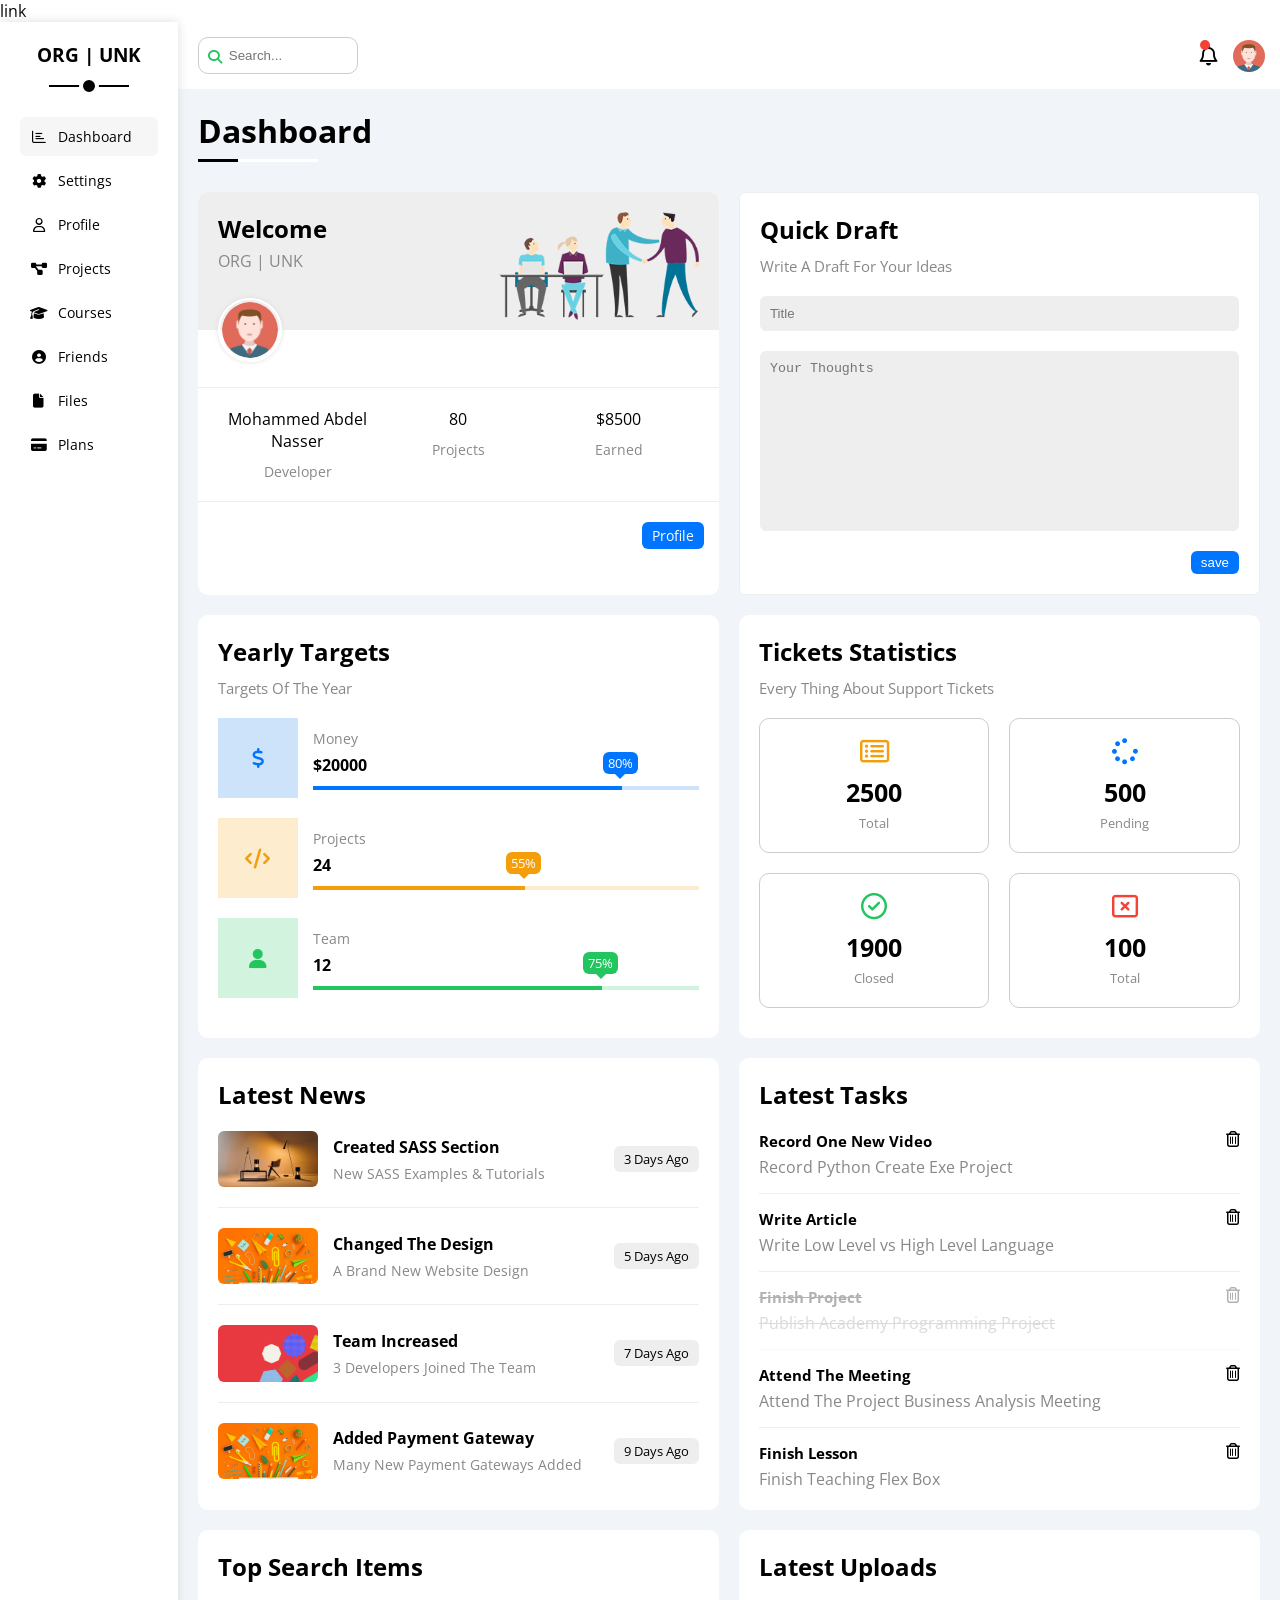
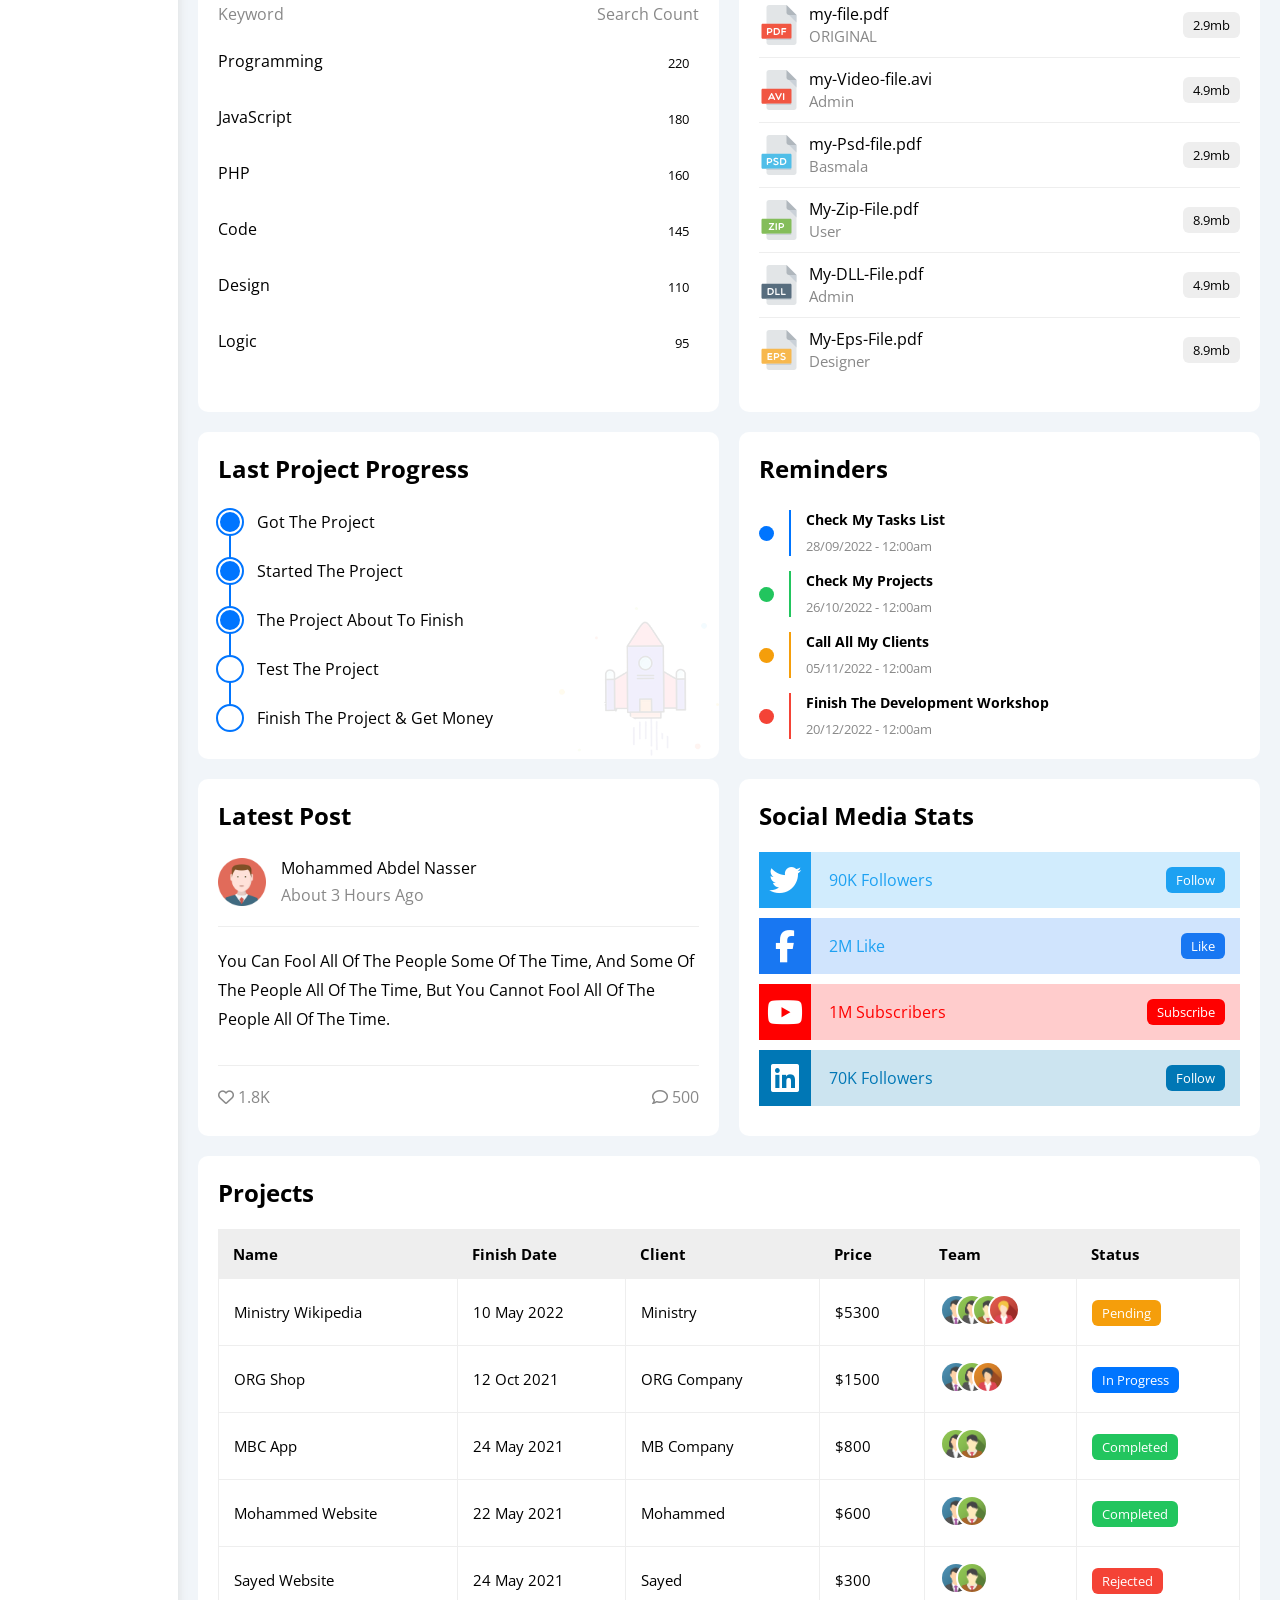
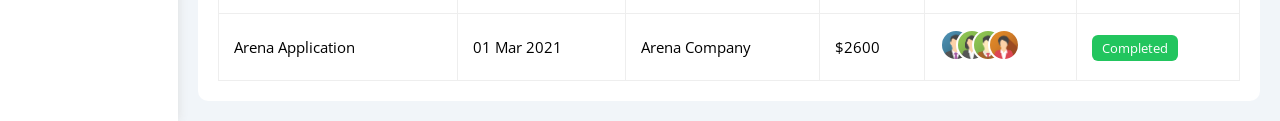
<file: index.html>
<!doctype html>
<html lang="en">
  <head>
    <meta charset="UTF-8" />
    <meta name="viewport" content="width=device-width, initial-scale=1.0" />
    <link rel="stylesheet" href="css/all.min.css" />
    <link rel="stylesheet" href="css/framework.css" />
    <link rel="stylesheet" href="css/main.css" />
    <link rel="icon" href="imgs/dashboard.png" type="image/png" />
    <title>ORG | UNK => Home</title>
    link
    <link rel="preconnect" href="https://fonts.googleapis.com" />
    <link rel="preconnect" href="https://fonts.gstatic.com" crossorigin />
    <link
      href="https://fonts.googleapis.com/css2?family=Open+Sans:wght@300;500&display=swap"
      rel="stylesheet"
    />
  </head>

  <body>
    <div class="page d-flex">
      <div class="sidebar bg-white p-20 p-relative">
        <h3 class="p-relative txt-c mt-0">ORG | UNK</h3>
        <ul>
          <li>
            <a
              class="active d-flex align-center fs-14 c-black rad-6 p-10"
              href="index.html"
            >
              <i class="fa-regular fa-chart-bar fa-fw"></i>
              <span>Dashboard</span>
            </a>
          </li>
          <li>
            <a
              class="d-flex align-center fs-14 c-black rad-6 p-10"
              href="setting.html"
            >
              <i class="fa-solid fa-gear fa-fw"></i>
              <span>Settings</span>
            </a>
          </li>
          <li>
            <a
              class="d-flex align-center fs-14 c-black rad-6 p-10"
              href="profile.html"
            >
              <i class="fa-regular fa-user fa-fw"></i>
              <span>Profile</span>
            </a>
          </li>
          <li>
            <a
              class="d-flex align-center fs-14 c-black rad-6 p-10"
              href="projects.html"
            >
              <i class="fa-solid fa-diagram-project fa-fw"></i>
              <span>Projects</span>
            </a>
          </li>
          <li>
            <a
              class="d-flex align-center fs-14 c-black rad-6 p-10"
              href="courses.html"
            >
              <i class="fa-solid fa-graduation-cap fa-fw"></i>
              <span>Courses</span>
            </a>
          </li>
          <li>
            <a
              class="d-flex align-center fs-14 c-black rad-6 p-10"
              href="friends.html"
            >
              <i class="fa-solid fa-circle-user fa-fw"></i>
              <span>Friends</span>
            </a>
          </li>
          <li>
            <a
              class="d-flex align-center fs-14 c-black rad-6 p-10"
              href="files.html"
            >
              <i class="fa-solid fa-file fa-fw"></i>
              <span>Files</span>
            </a>
          </li>
          <li>
            <a
              class="d-flex align-center fs-14 c-black rad-6 p-10"
              href="plans.html"
            >
              <i class="fa-solid fa-credit-card fa-fw"></i>
              <span>Plans</span>
            </a>
          </li>
        </ul>
      </div>
      <div class="content w-full">
        <!--* Head -->
        <div class="head bg-white p-15 between-flex">
          <div class="search p-relative">
            <input class="p-10" type="search" placeholder="Search..." />
          </div>
          <div class="icons d-flex align-center">
            <span class="notification p-relative">
              <i class="fa-regular fa-bell fa-lg"></i>
            </span>
            <img src="imgs/avatar.png" alt="Done" />
          </div>
        </div>
        <h1 class="p-relative">Dashboard</h1>
        <div class="wrapper d-grid gap-20">
          <!-- Welcome -->
          <div class="welcome bg-white rad-10 txt-c-mobile block-mobile">
            <div class="intro p-20 d-flex space-between bg-eee">
              <div>
                <h2 class="m-0">Welcome</h2>
                <p class="c-grey mt-5">ORG | UNK</p>
              </div>
              <img class="hide-mobile" src="imgs/welcome.png" alt="" />
            </div>
            <img src="imgs/avatar.png" alt="" class="avatar" />
            <div class="body txt-c d-flex p-20 mt-20 mb-20 block-mobile">
              <div>
                Mohammed Abdel Nasser<span class="d-block c-grey fs-14 mt-10"
                  >Developer</span
                >
              </div>
              <div>
                80<span class="d-block c-grey fs-14 mt-10">Projects</span>
              </div>
              <div>
                $8500<span class="d-block c-grey fs-14 mt-10">Earned</span>
              </div>
            </div>
            <a
              href="profile.html"
              class="visit d-block fs-14 bg-blue c-white w-fit btn-shape"
              >Profile</a
            >
          </div>
          <!-- Quick Draft -->
          <div class="quick-draft p-20 bg-white rad-10">
            <h2 class="mt-0 mb-10">Quick Draft</h2>
            <p class="mt-0 mb-20 c-grey fs-15">Write A Draft For Your Ideas</p>
            <form>
              <input
                class="d-block mb-20 w-full p-10 b-none bg-eee rad-6"
                type="text"
                placeholder="Title"
              />
              <textarea
                class="d-block mb-20 w-full p-10 b-none bg-eee rad-6"
                placeholder="Your Thoughts"
              ></textarea>
              <input
                class="save d-block ds-14 bg-blue c-white b-none w-fit btn-shape"
                type="submit"
                value="save"
              />
            </form>
          </div>
          <!-- Targets -->
          <div class="targets p-20 bg-white rad-10">
            <h2 class="mt-0 mb-10">Yearly Targets</h2>
            <p class="mt-0 mb-20 c-grey fs-15">Targets Of The Year</p>
            <div class="target-row mb-20 center-flex blue">
              <div class="icon center-flex">
                <i class="fa-solid fa-dollar-sign fa-lg c-blue"></i>
              </div>
              <div class="details">
                <span class="fs-14 c-grey">Money</span>
                <span class="d-block mt-5 mb-10 fw-bold">$20000</span>
                <div class="progress p-relative">
                  <span class="bg-blue blue" style="width: 80%">
                    <span class="bg-blue">80%</span>
                  </span>
                </div>
              </div>
            </div>
            <div class="target-row mb-20 center-flex orange">
              <div class="icon center-flex">
                <i class="fa-solid fa-code fa-lg c-orange"></i>
              </div>
              <div class="details">
                <span class="fs-14 c-grey">Projects</span>
                <span class="d-block mt-5 mb-10 fw-bold">24</span>
                <div class="progress p-relative">
                  <span class="bg-orange orange" style="width: 55%">
                    <span class="bg-orange">55%</span>
                  </span>
                </div>
              </div>
            </div>
            <div class="target-row mb-20 center-flex green">
              <div class="icon center-flex">
                <i class="fa-solid fa-user fa-lg c-green"></i>
              </div>
              <div class="details">
                <span class="fs-14 c-grey">Team</span>
                <span class="d-block mt-5 mb-10 fw-bold">12</span>
                <div class="progress p-relative">
                  <span class="bg-green green" style="width: 75%">
                    <span class="bg-green">75%</span>
                  </span>
                </div>
              </div>
            </div>
          </div>
          <!-- Ticket -->
          <div class="ticket p-20 bg-white rad-10">
            <h2 class="mt-0 mb-10">Tickets Statistics</h2>
            <p class="mt-0 mb-20 c-grey fs-15">
              Every Thing About Support Tickets
            </p>
            <div class="d-flex txt-c gap-20 f-wrap">
              <div class="box p-20 rad-10 fs-13 c-grey">
                <i
                  class="fa-regular fa-rectangle-list fa-2x mb-10 c-orange"
                ></i>
                <span class="d-block c-black fw-bold fs-25 mb-5">2500</span>
                Total
              </div>
              <div class="box p-20 rad-10 fs-13 c-grey">
                <i class="fa-solid fa-spinner fa-2x mb-10 c-blue"></i>
                <span class="d-block c-black fw-bold fs-25 mb-5">500</span>
                Pending
              </div>
              <div class="box p-20 rad-10 fs-13 c-grey">
                <i class="fa-regular fa-circle-check fa-2x mb-10 c-green"></i>
                <span class="d-block c-black fw-bold fs-25 mb-5">1900</span>
                Closed
              </div>
              <div class="box p-20 rad-10 fs-13 c-grey">
                <i class="fa-regular fa-rectangle-xmark fa-2x mb-10 c-red"></i>
                <span class="d-block c-black fw-bold fs-25 mb-5">100</span>
                Total
              </div>
            </div>
          </div>
          <!-- Latest News -->
          <div class="latest-news p-20 bg-white rad-10 txt-c-mobile">
            <h2 class="mt-0 mb-20">Latest News</h2>
            <div class="news-row d-flex align-center">
              <img src="imgs/news-01.png" alt="" />
              <div class="info">
                <h3>Created SASS Section</h3>
                <p class="m-0 fs-14 c-grey">New SASS Examples & Tutorials</p>
              </div>
              <div class="btn-shape bg-eee fs-13 label">3 Days Ago</div>
            </div>
            <div class="news-row d-flex align-center">
              <img src="imgs/news-02.png" alt="" />
              <div class="info">
                <h3>Changed The Design</h3>
                <p class="m-0 fs-14 c-grey">A Brand New Website Design</p>
              </div>
              <div class="btn-shape bg-eee fs-13 label">5 Days Ago</div>
            </div>
            <div class="news-row d-flex align-center">
              <img src="imgs/news-03.png" alt="" />
              <div class="info">
                <h3>Team Increased</h3>
                <p class="m-0 fs-14 c-grey">3 Developers Joined The Team</p>
              </div>
              <div class="btn-shape bg-eee fs-13 label">7 Days Ago</div>
            </div>
            <div class="news-row d-flex align-center">
              <img src="imgs/news-02.png" alt="" />
              <div class="info">
                <h3>Added Payment Gateway</h3>
                <p class="m-0 fs-14 c-grey">Many New Payment Gateways Added</p>
              </div>
              <div class="btn-shape bg-eee fs-13 label">9 Days Ago</div>
            </div>
          </div>
          <!-- Tasks -->
          <div class="tasks p-20 bg-white rad-10">
            <h2 class="mt-0 mb-20">Latest Tasks</h2>
            <div class="task-row d-flex space-between">
              <div class="info">
                <h3 class="mt-0 mb-5 fs-15">Record One New Video</h3>
                <p class="m-0 c-grey">Record Python Create Exe Project</p>
              </div>
              <i class="fa-regular fa-trash-can delete"></i>
            </div>
            <div class="task-row d-flex space-between">
              <div class="info">
                <h3 class="mt-0 mb-5 fs-15">Write Article</h3>
                <p class="m-0 c-grey">Write Low Level vs High Level Language</p>
              </div>
              <i class="fa-regular fa-trash-can delete"></i>
            </div>
            <div class="task-row d-flex space-between done">
              <div class="info">
                <h3 class="mt-0 mb-5 fs-15">Finish Project</h3>
                <p class="m-0 c-grey">Publish Academy Programming Project</p>
              </div>
              <i class="fa-regular fa-trash-can delete"></i>
            </div>
            <div class="task-row d-flex space-between">
              <div class="info">
                <h3 class="mt-0 mb-5 fs-15">Attend The Meeting</h3>
                <p class="m-0 c-grey">
                  Attend The Project Business Analysis Meeting
                </p>
              </div>
              <i class="fa-regular fa-trash-can delete"></i>
            </div>
            <div class="task-row d-flex space-between">
              <div class="info">
                <h3 class="mt-0 mb-5 fs-15">Finish Lesson</h3>
                <p class="m-0 c-grey">Finish Teaching Flex Box</p>
              </div>
              <i class="fa-regular fa-trash-can delete"></i>
            </div>
          </div>
          <!-- Top Search Word -->
          <div class="search-items p-20 bg-white rad-10">
            <h2 class="mt-0 mb-20">Top Search Items</h2>
            <div class="items-head d-flex space-between c-grey mb-10">
              <div>Keyword</div>
              <div>Search Count</div>
            </div>
            <div class="items d-flex space-between pt-15 pb-15">
              <span> Programming </span>
              <span class="bg-ee fs-13 btn-shape"> 220 </span>
            </div>
            <div class="items d-flex space-between pt-15 pb-15">
              <span> JavaScript </span>
              <span class="bg-ee fs-13 btn-shape"> 180 </span>
            </div>
            <div class="items d-flex space-between pt-15 pb-15">
              <span> PHP </span>
              <span class="bg-ee fs-13 btn-shape"> 160 </span>
            </div>
            <div class="items d-flex space-between pt-15 pb-15">
              <span> Code </span>
              <span class="bg-ee fs-13 btn-shape"> 145 </span>
            </div>
            <div class="items d-flex space-between pt-15 pb-15">
              <span> Design </span>
              <span class="bg-ee fs-13 btn-shape"> 110 </span>
            </div>
            <div class="items d-flex space-between pt-15 pb-15">
              <span> Logic </span>
              <span class="bg-ee fs-13 btn-shape"> 95 </span>
            </div>
          </div>
          <!-- Latest Uploads -->
          <div class="latest-uploads p-20 bg-white rad-10">
            <h2 class="mt-0 mb-20">Latest Uploads</h2>
            <ul class="m-0">
              <li class="between-flex pb-10 mb-10">
                <div class="d-flex align-center">
                  <img class="mr-10" src="imgs/pdf.svg" alt="" />
                  <div class="">
                    <span class="d-block">my-file.pdf</span>
                    <span class="fs-15 c-grey">ORIGINAL</span>
                  </div>
                </div>
                <div class="bg-eee btn-shape fs-13">2.9mb</div>
              </li>
              <li class="between-flex pb-10 mb-10">
                <div class="d-flex align-center">
                  <img class="mr-10" src="imgs/avi.svg" alt="" />
                  <div class="">
                    <span class="d-block">my-Video-file.avi</span>
                    <span class="fs-15 c-grey">Admin</span>
                  </div>
                </div>
                <div class="bg-eee btn-shape fs-13">4.9mb</div>
              </li>
              <li class="between-flex pb-10 mb-10">
                <div class="d-flex align-center">
                  <img class="mr-10" src="imgs/psd.svg" alt="" />
                  <div class="">
                    <span class="d-block">my-Psd-file.pdf</span>
                    <span class="fs-15 c-grey">Basmala</span>
                  </div>
                </div>
                <div class="bg-eee btn-shape fs-13">2.9mb</div>
              </li>
              <li class="between-flex pb-10 mb-10">
                <div class="d-flex align-center">
                  <img class="mr-10" src="imgs/zip.svg" alt="" />
                  <div class="">
                    <span class="d-block">My-Zip-File.pdf</span>
                    <span class="fs-15 c-grey">User</span>
                  </div>
                </div>
                <div class="bg-eee btn-shape fs-13">8.9mb</div>
              </li>
              <li class="between-flex pb-10 mb-10">
                <div class="d-flex align-center">
                  <img class="mr-10" src="imgs/dll.svg" alt="" />
                  <div class="">
                    <span class="d-block">My-DLL-File.pdf</span>
                    <span class="fs-15 c-grey">Admin</span>
                  </div>
                </div>
                <div class="bg-eee btn-shape fs-13">4.9mb</div>
              </li>
              <li class="between-flex pb-10 mb-10">
                <div class="d-flex align-center">
                  <img class="mr-10" src="imgs/eps.svg" alt="" />
                  <div class="">
                    <span class="d-block">My-Eps-File.pdf</span>
                    <span class="fs-15 c-grey">Designer</span>
                  </div>
                </div>
                <div class="bg-eee btn-shape fs-13">8.9mb</div>
              </li>
            </ul>
          </div>
          <!-- Last Project -->
          <div class="last-project p-20 bg-white rad-10 p-relative">
            <h2 class="mt-0 mb-20">Last Project Progress</h2>
            <ul class="m-0 p-relative">
              <li class="mt-25 d-flex align-center done">Got The Project</li>
              <li class="mt-25 d-flex align-center done">
                Started The Project
              </li>
              <li class="mt-25 d-flex align-center done">
                The Project About To Finish
              </li>
              <li class="mt-25 d-flex align-center current">
                Test The Project
              </li>
              <li class="mt-25 d-flex align-center">
                Finish The Project & Get Money
              </li>
            </ul>
            <img
              class="launch-icon hide-mobile"
              src="imgs/project.png"
              alt=""
            />
          </div>
          <!-- Reminders -->
          <div class="reminders p-20 bg-white rad-10 p-relative">
            <h2 class="mt-0 mb-25">Reminders</h2>
            <ul class="m-0">
              <li class="d-flex align-center mt-15">
                <span class="key bg-blue mr-15 d-block rad-half"></span>
                <div class="pl-15 blue">
                  <p class="fs-14 fw-bold mt-0 mb-5">Check My Tasks List</p>
                  <span class="fs-13 c-grey">28/09/2022 - 12:00am</span>
                </div>
              </li>
              <li class="d-flex align-center mt-15">
                <span class="key bg-green mr-15 d-block rad-half"></span>
                <div class="pl-15 green">
                  <p class="fs-14 fw-bold mt-0 mb-5">Check My Projects</p>
                  <span class="fs-13 c-grey">26/10/2022 - 12:00am</span>
                </div>
              </li>
              <li class="d-flex align-center mt-15">
                <span class="key bg-orange mr-15 d-block rad-half"></span>
                <div class="pl-15 orange">
                  <p class="fs-14 fw-bold mt-0 mb-5">Call All My Clients</p>
                  <span class="fs-13 c-grey">05/11/2022 - 12:00am</span>
                </div>
              </li>
              <li class="d-flex align-center mt-15">
                <span class="key bg-red mr-15 d-block rad-half"></span>
                <div class="pl-15 red">
                  <p class="fs-14 fw-bold mt-0 mb-5">
                    Finish The Development Workshop
                  </p>
                  <span class="fs-13 c-grey">20/12/2022 - 12:00am</span>
                </div>
              </li>
            </ul>
          </div>
          <!-- Latest Post -->
          <div class="latest-post p-20 bg-white rad-10 p-relative">
            <h2 class="mt-0 mb-25">Latest Post</h2>
            <div class="top d-flex align-center">
              <img class="avatar mr-15" src="imgs/avatar.png" alt="" />
              <div class="info">
                <span class="d-block mb-5">Mohammed Abdel Nasser</span>
                <span class="c-grey">About 3 Hours Ago</span>
              </div>
            </div>
            <div class="post-content text-c-mobile pt-20 pb-20 mt-20 mb-20">
              You can fool all of the people some of the time, and some of the
              people all of the time, but you cannot fool all of the people all
              of the time.
            </div>
            <div class="post-stats between-flex c-grey">
              <div><i class="fa-regular fa-heart"></i> <span>1.8K</span></div>
              <div><i class="fa-regular fa-comment"></i> <span>500</span></div>
            </div>
          </div>
          <!-- Social Media -->
          <div class="social-media p-20 bg-white rad-10 p-relative">
            <h2 class="mt-0 mb-20">Social Media Stats</h2>
            <div class="box twitter p-15 p-relative mb-10 between-flex">
              <i
                class="fa-brands fa-twitter fa-2x c-white h-full center-flex"
              ></i>
              <span>90K Followers</span>
              <a class="fs-13 c-white btn-shape" href="#">Follow</a>
            </div>
            <div class="box facebook p-15 p-relative mb-10 between-flex">
              <i
                class="fa-brands fa-facebook-f fa-2x c-white h-full center-flex"
              ></i>
              <span>2M Like</span>
              <a class="fs-13 c-white btn-shape" href="#">Like</a>
            </div>
            <div class="box youtube p-15 p-relative mb-10 between-flex">
              <i
                class="fa-brands fa-youtube fa-2x c-white h-full center-flex"
              ></i>
              <span>1M Subscribers</span>
              <a class="fs-13 c-white btn-shape" href="#">Subscribe</a>
            </div>
            <div class="box linkedin p-15 p-relative mb-10 between-flex">
              <i
                class="fa-brands fa-linkedin fa-2x c-white h-full center-flex"
              ></i>
              <span>70K Followers</span>
              <a class="fs-13 c-white btn-shape" href="#">Follow</a>
            </div>
          </div>
        </div>
        <!-- Projects Table -->
        <div class="projects p-20 bg-white rad-10 m-20">
          <h2 class="mt-0 mb-20">Projects</h2>
          <div class="responsive-table">
            <table class="fs-15 w-full">
              <thead>
                <tr>
                  <td>Name</td>
                  <td>Finish Date</td>
                  <td>Client</td>
                  <td>Price</td>
                  <td>Team</td>
                  <td>Status</td>
                </tr>
              </thead>
              <tbody>
                <tr>
                  <td>Ministry Wikipedia</td>
                  <td>10 May 2022</td>
                  <td>Ministry</td>
                  <td>$5300</td>
                  <td>
                    <img src="imgs/team-01.png" alt="" />
                    <img src="imgs/team-02.png" alt="" />
                    <img src="imgs/team-03.png" alt="" />
                    <img src="imgs/team-05.png" alt="" />
                  </td>
                  <td>
                    <span class="label btn-shape bg-orange c-white"
                      >Pending</span
                    >
                  </td>
                </tr>
                <tr>
                  <td>ORG Shop</td>
                  <td>12 Oct 2021</td>
                  <td>ORG Company</td>
                  <td>$1500</td>
                  <td>
                    <img src="imgs/team-01.png" alt="" />
                    <img src="imgs/team-02.png" alt="" />
                    <img src="imgs/team-04.png" alt="" />
                  </td>
                  <td>
                    <span class="label btn-shape bg-blue c-white"
                      >In Progress</span
                    >
                  </td>
                </tr>
                <tr>
                  <td>MBC App</td>
                  <td>24 May 2021</td>
                  <td>MB Company</td>
                  <td>$800</td>
                  <td>
                    <img src="imgs/team-02.png" alt="" />
                    <img src="imgs/team-03.png" alt="" />
                  </td>
                  <td>
                    <span class="label btn-shape bg-green c-white"
                      >Completed</span
                    >
                  </td>
                </tr>
                <tr>
                  <td>Mohammed Website</td>
                  <td>22 May 2021</td>
                  <td>Mohammed</td>
                  <td>$600</td>
                  <td>
                    <img src="imgs/team-01.png" alt="" />
                    <img src="imgs/team-03.png" alt="" />
                  </td>
                  <td>
                    <span class="label btn-shape bg-green c-white"
                      >Completed</span
                    >
                  </td>
                </tr>
                <tr>
                  <td>Sayed Website</td>
                  <td>24 May 2021</td>
                  <td>Sayed</td>
                  <td>$300</td>
                  <td>
                    <img src="imgs/team-01.png" alt="" />
                    <img src="imgs/team-03.png" alt="" />
                  </td>
                  <td>
                    <span class="label btn-shape bg-red c-white">Rejected</span>
                  </td>
                </tr>
                <tr>
                  <td>Arena Application</td>
                  <td>01 Mar 2021</td>
                  <td>Arena Company</td>
                  <td>$2600</td>
                  <td>
                    <img src="imgs/team-01.png" alt="" />
                    <img src="imgs/team-02.png" alt="" />
                    <img src="imgs/team-03.png" alt="" />
                    <img src="imgs/team-04.png" alt="" />
                  </td>
                  <td>
                    <span class="label btn-shape bg-green c-white"
                      >Completed</span
                    >
                  </td>
                </tr>
              </tbody>
            </table>
          </div>
        </div>
      </div>
    </div>
  </body>
</html>
</file>
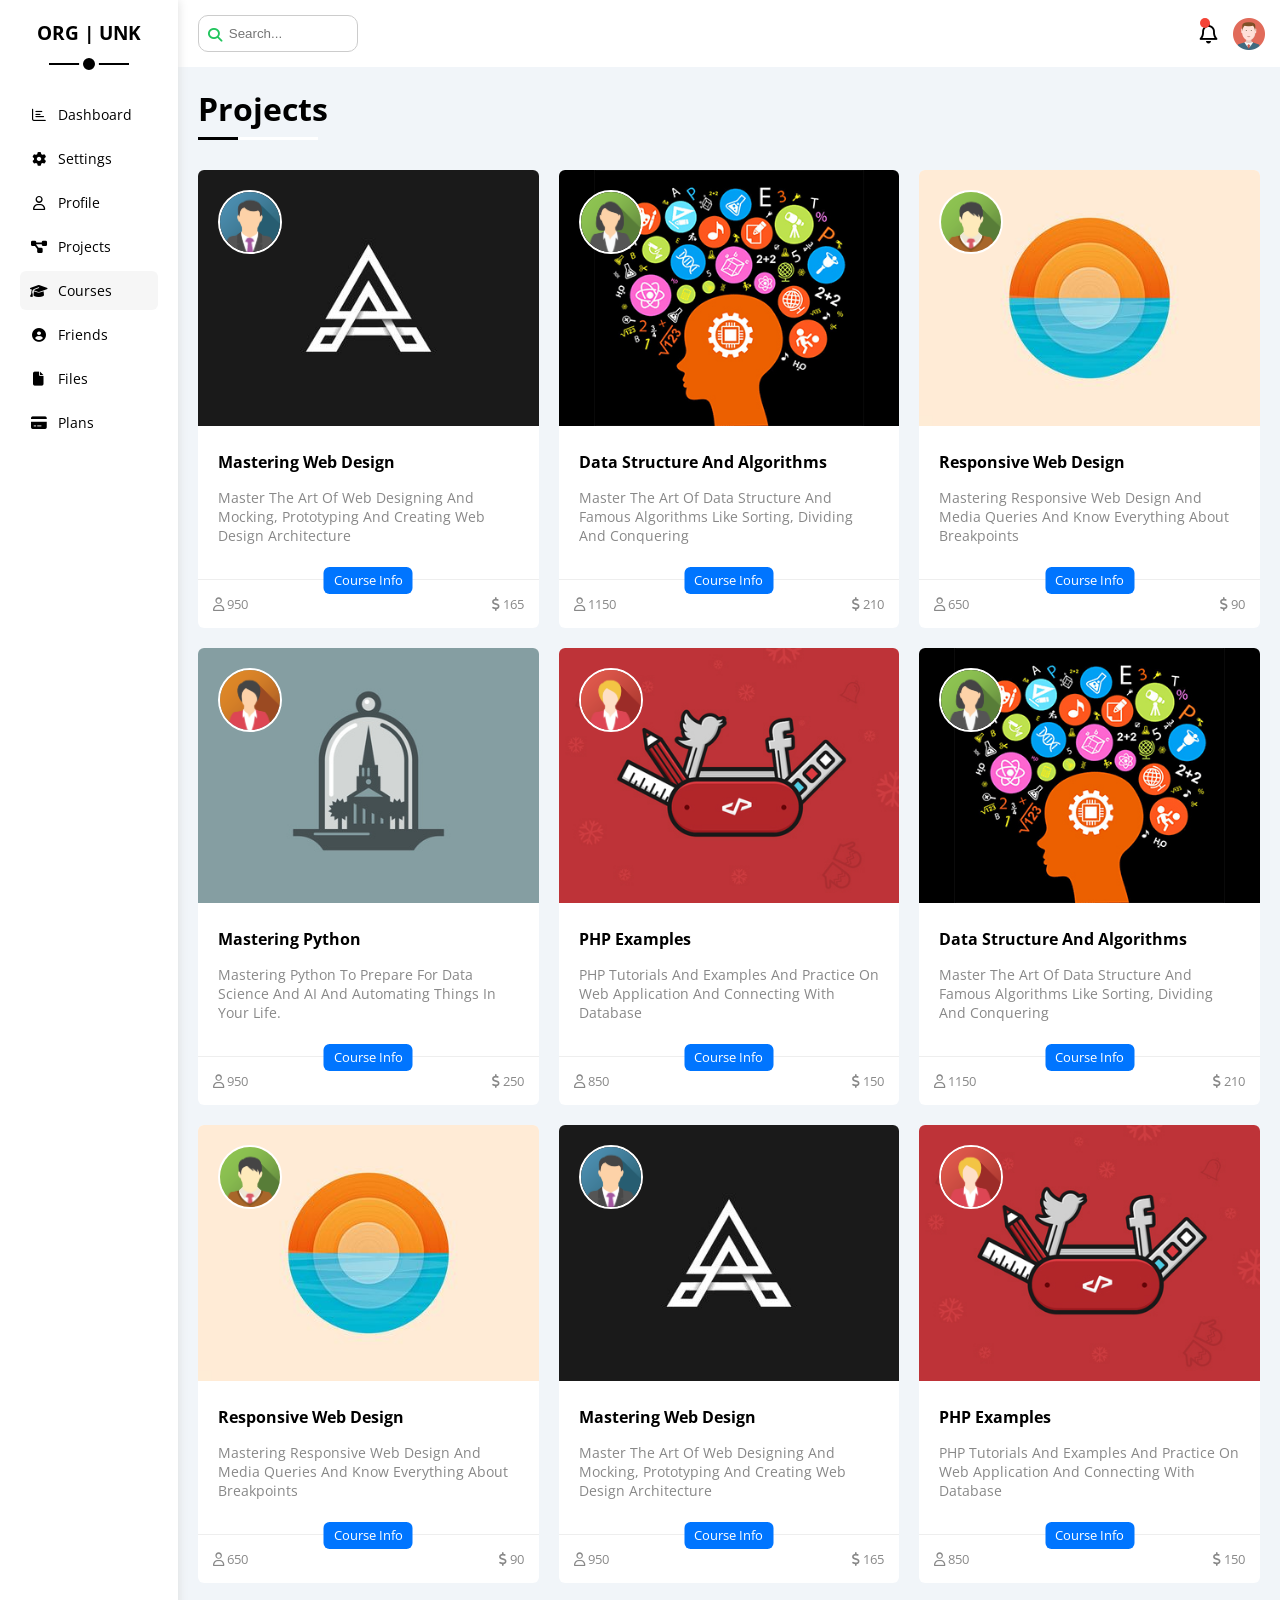
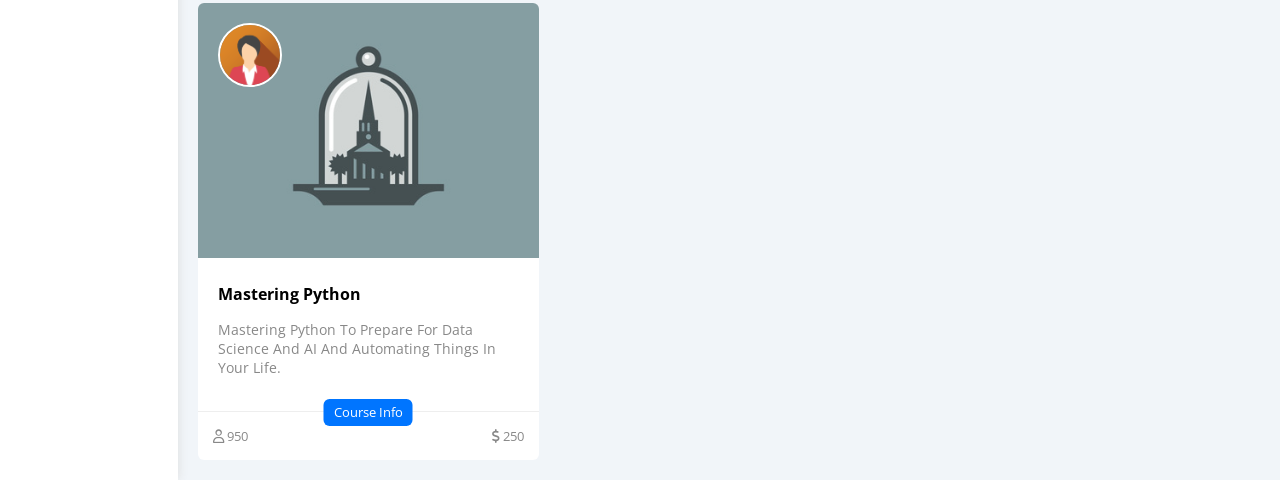
<file: courses.html>
<!doctype html>
<html lang="en">
  <head>
    <meta charset="UTF-8" />
    <meta name="viewport" content="width=device-width, initial-scale=1.0" />
    <link rel="stylesheet" href="css/all.min.css" />
    <link rel="stylesheet" href="css/framework.css" />
    <link rel="stylesheet" href="css/main.css" />
    <link rel="icon" href="imgs/dashboard.png" type="image/png" />
    <title>ORG | UNK => Courses</title>
    <link rel="preconnect" href="https://fonts.googleapis.com" />
    <link rel="preconnect" href="https://fonts.gstatic.com" crossorigin />
    <link
      href="https://fonts.googleapis.com/css2?family=Open+Sans:wght@300;500&display=swap"
      rel="stylesheet"
    />
  </head>

  <body>
    <div class="page d-flex">
      <div class="sidebar bg-white p-20 p-relative">
        <h3 class="p-relative txt-c mt-0">ORG | UNK</h3>
        <ul>
          <li>
            <a
              class="d-flex align-center fs-14 c-black rad-6 p-10"
              href="index.html"
            >
              <i class="fa-regular fa-chart-bar fa-fw"></i>
              <span>Dashboard</span>
            </a>
          </li>
          <li>
            <a
              class="d-flex align-center fs-14 c-black rad-6 p-10"
              href="setting.html"
            >
              <i class="fa-solid fa-gear fa-fw"></i>
              <span>Settings</span>
            </a>
          </li>
          <li>
            <a
              class="d-flex align-center fs-14 c-black rad-6 p-10"
              href="profile.html"
            >
              <i class="fa-regular fa-user fa-fw"></i>
              <span>Profile</span>
            </a>
          </li>
          <li>
            <a
              class="d-flex align-center fs-14 c-black rad-6 p-10"
              href="projects.html"
            >
              <i class="fa-solid fa-diagram-project fa-fw"></i>
              <span>Projects</span>
            </a>
          </li>
          <li>
            <a
              class="active d-flex align-center fs-14 c-black rad-6 p-10"
              href="courses.html"
            >
              <i class="fa-solid fa-graduation-cap fa-fw"></i>
              <span>Courses</span>
            </a>
          </li>
          <li>
            <a
              class="d-flex align-center fs-14 c-black rad-6 p-10"
              href="friends.html"
            >
              <i class="fa-solid fa-circle-user fa-fw"></i>
              <span>Friends</span>
            </a>
          </li>
          <li>
            <a
              class="d-flex align-center fs-14 c-black rad-6 p-10"
              href="files.html"
            >
              <i class="fa-solid fa-file fa-fw"></i>
              <span>Files</span>
            </a>
          </li>
          <li>
            <a
              class="d-flex align-center fs-14 c-black rad-6 p-10"
              href="plans.html"
            >
              <i class="fa-solid fa-credit-card fa-fw"></i>
              <span>Plans</span>
            </a>
          </li>
        </ul>
      </div>
      <div class="content w-full">
        <!--* Head -->
        <div class="head bg-white p-15 between-flex">
          <div class="search p-relative">
            <input class="p-10" type="search" placeholder="Search..." />
          </div>
          <div class="icons d-flex align-center">
            <span class="notification p-relative">
              <i class="fa-regular fa-bell fa-lg"></i>
            </span>
            <img src="imgs/avatar.png" alt="Done" />
          </div>
        </div>
        <h1 class="p-relative">Projects</h1>
        <div class="courses-page d-grid m-20 gap-20">
          <div class="course bg-white rad-6 p-relative">
            <img class="cover" src="imgs/course-01.jpg" alt="" />
            <img class="instructor" src="imgs/team-01.png" alt="" />
            <div class="p-20">
              <h4 class="m-0">Mastering Web Design</h4>
              <p class="description c-grey mt-15 fs-14">
                Master The Art Of Web Designing And Mocking, Prototyping And
                Creating Web Design Architecture
              </p>
            </div>
            <div class="info p-15 p-relative between-flex">
              <span class="title bg-blue c-white btn-shape">Course Info</span>
              <span class="c-grey">
                <i class="fa-regular fa-user"></i>
                950
              </span>
              <span class="c-grey">
                <i class="fa-solid fa-dollar-sign"></i>
                165
              </span>
            </div>
          </div>
          <div class="course bg-white rad-6 p-relative">
            <img class="cover" src="imgs/course-02.jpg" alt="" />
            <img class="instructor" src="imgs/team-02.png" alt="" />
            <div class="p-20">
              <h4 class="m-0">Data Structure And Algorithms</h4>
              <p class="description c-grey mt-15 fs-14">
                Master The Art Of Data Structure And Famous Algorithms Like
                Sorting, Dividing And Conquering
              </p>
            </div>
            <div class="info p-15 p-relative between-flex">
              <span class="title bg-blue c-white btn-shape">Course Info</span>
              <span class="c-grey">
                <i class="fa-regular fa-user"></i>
                1150
              </span>
              <span class="c-grey">
                <i class="fa-solid fa-dollar-sign"></i>
                210
              </span>
            </div>
          </div>
          <div class="course bg-white rad-6 p-relative">
            <img class="cover" src="imgs/course-03.jpg" alt="" />
            <img class="instructor" src="imgs/team-03.png" alt="" />
            <div class="p-20">
              <h4 class="m-0">Responsive Web Design</h4>
              <p class="description c-grey mt-15 fs-14">
                Mastering Responsive Web Design And Media Queries And Know
                Everything About Breakpoints
              </p>
            </div>
            <div class="info p-15 p-relative between-flex">
              <span class="title bg-blue c-white btn-shape">Course Info</span>
              <span class="c-grey">
                <i class="fa-regular fa-user"></i>
                650
              </span>
              <span class="c-grey">
                <i class="fa-solid fa-dollar-sign"></i>
                90
              </span>
            </div>
          </div>
          <div class="course bg-white rad-6 p-relative">
            <img class="cover" src="imgs/course-04.jpg" alt="" />
            <img class="instructor" src="imgs/team-04.png" alt="" />
            <div class="p-20">
              <h4 class="m-0">Mastering Python</h4>
              <p class="description c-grey mt-15 fs-14">
                Mastering Python To Prepare For Data Science And AI And
                Automating Things In Your Life.
              </p>
            </div>
            <div class="info p-15 p-relative between-flex">
              <span class="title bg-blue c-white btn-shape">Course Info</span>
              <span class="c-grey">
                <i class="fa-regular fa-user"></i>
                950
              </span>
              <span class="c-grey">
                <i class="fa-solid fa-dollar-sign"></i>
                250
              </span>
            </div>
          </div>
          <div class="course bg-white rad-6 p-relative">
            <img class="cover" src="imgs/course-05.jpg" alt="" />
            <img class="instructor" src="imgs/team-05.png" alt="" />
            <div class="p-20">
              <h4 class="m-0">PHP Examples</h4>
              <p class="description c-grey mt-15 fs-14">
                PHP Tutorials And Examples And Practice On Web Application And
                Connecting With Database
              </p>
            </div>
            <div class="info p-15 p-relative between-flex">
              <span class="title bg-blue c-white btn-shape">Course Info</span>
              <span class="c-grey">
                <i class="fa-regular fa-user"></i>
                850
              </span>
              <span class="c-grey">
                <i class="fa-solid fa-dollar-sign"></i>
                150
              </span>
            </div>
          </div>
          <div class="course bg-white rad-6 p-relative">
            <img class="cover" src="imgs/course-02.jpg" alt="" />
            <img class="instructor" src="imgs/team-02.png" alt="" />
            <div class="p-20">
              <h4 class="m-0">Data Structure And Algorithms</h4>
              <p class="description c-grey mt-15 fs-14">
                Master The Art Of Data Structure And Famous Algorithms Like
                Sorting, Dividing And Conquering
              </p>
            </div>
            <div class="info p-15 p-relative between-flex">
              <span class="title bg-blue c-white btn-shape">Course Info</span>
              <span class="c-grey">
                <i class="fa-regular fa-user"></i>
                1150
              </span>
              <span class="c-grey">
                <i class="fa-solid fa-dollar-sign"></i>
                210
              </span>
            </div>
          </div>
          <div class="course bg-white rad-6 p-relative">
            <img class="cover" src="imgs/course-03.jpg" alt="" />
            <img class="instructor" src="imgs/team-03.png" alt="" />
            <div class="p-20">
              <h4 class="m-0">Responsive Web Design</h4>
              <p class="description c-grey mt-15 fs-14">
                Mastering Responsive Web Design And Media Queries And Know
                Everything About Breakpoints
              </p>
            </div>
            <div class="info p-15 p-relative between-flex">
              <span class="title bg-blue c-white btn-shape">Course Info</span>
              <span class="c-grey">
                <i class="fa-regular fa-user"></i>
                650
              </span>
              <span class="c-grey">
                <i class="fa-solid fa-dollar-sign"></i>
                90
              </span>
            </div>
          </div>
          <div class="course bg-white rad-6 p-relative">
            <img class="cover" src="imgs/course-01.jpg" alt="" />
            <img class="instructor" src="imgs/team-01.png" alt="" />
            <div class="p-20">
              <h4 class="m-0">Mastering Web Design</h4>
              <p class="description c-grey mt-15 fs-14">
                Master The Art Of Web Designing And Mocking, Prototyping And
                Creating Web Design Architecture
              </p>
            </div>
            <div class="info p-15 p-relative between-flex">
              <span class="title bg-blue c-white btn-shape">Course Info</span>
              <span class="c-grey">
                <i class="fa-regular fa-user"></i>
                950
              </span>
              <span class="c-grey">
                <i class="fa-solid fa-dollar-sign"></i>
                165
              </span>
            </div>
          </div>
          <div class="course bg-white rad-6 p-relative">
            <img class="cover" src="imgs/course-05.jpg" alt="" />
            <img class="instructor" src="imgs/team-05.png" alt="" />
            <div class="p-20">
              <h4 class="m-0">PHP Examples</h4>
              <p class="description c-grey mt-15 fs-14">
                PHP Tutorials And Examples And Practice On Web Application And
                Connecting With Database
              </p>
            </div>
            <div class="info p-15 p-relative between-flex">
              <span class="title bg-blue c-white btn-shape">Course Info</span>
              <span class="c-grey">
                <i class="fa-regular fa-user"></i>
                850
              </span>
              <span class="c-grey">
                <i class="fa-solid fa-dollar-sign"></i>
                150
              </span>
            </div>
          </div>
          <div class="course bg-white rad-6 p-relative">
            <img class="cover" src="imgs/course-04.jpg" alt="" />
            <img class="instructor" src="imgs/team-04.png" alt="" />
            <div class="p-20">
              <h4 class="m-0">Mastering Python</h4>
              <p class="description c-grey mt-15 fs-14">
                Mastering Python To Prepare For Data Science And AI And
                Automating Things In Your Life.
              </p>
            </div>
            <div class="info p-15 p-relative between-flex">
              <span class="title bg-blue c-white btn-shape">Course Info</span>
              <span class="c-grey">
                <i class="fa-regular fa-user"></i>
                950
              </span>
              <span class="c-grey">
                <i class="fa-solid fa-dollar-sign"></i>
                250
              </span>
            </div>
          </div>
        </div>
      </div>
    </div>
  </body>
</html>
</file>
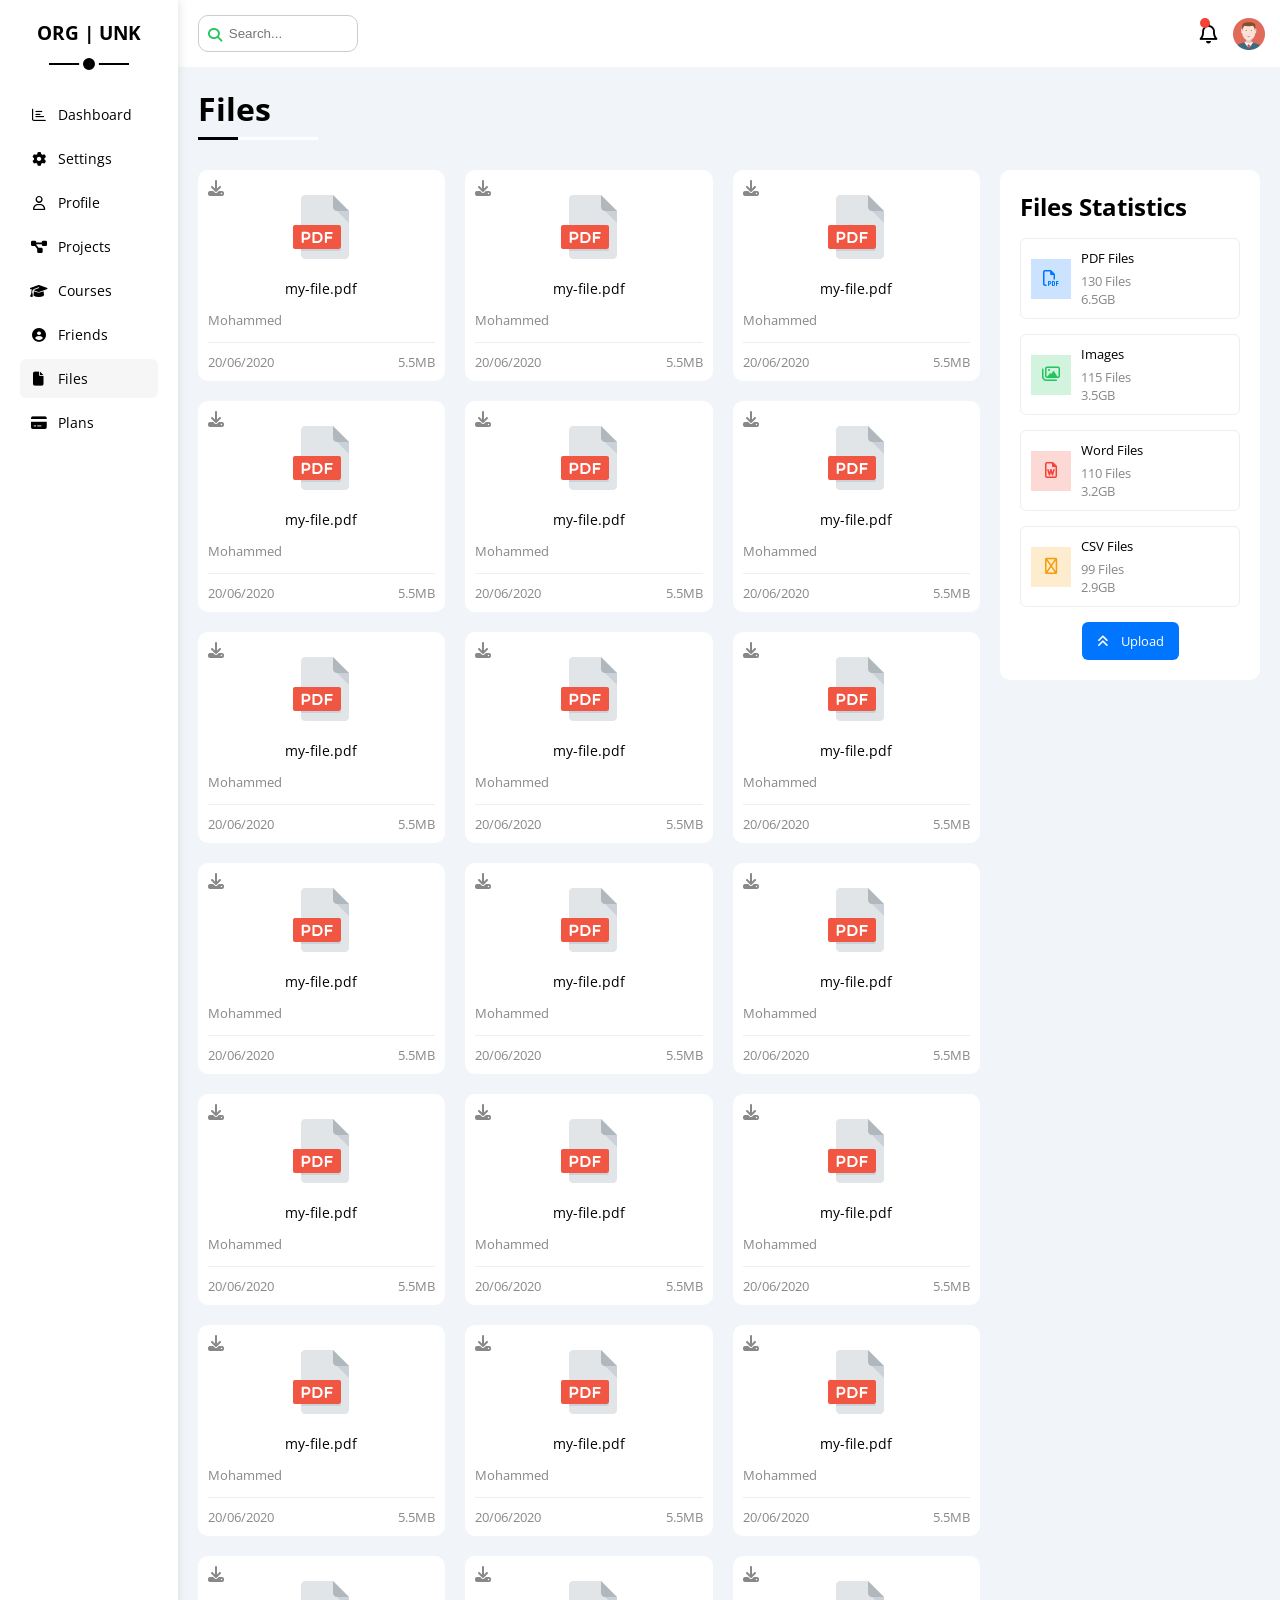
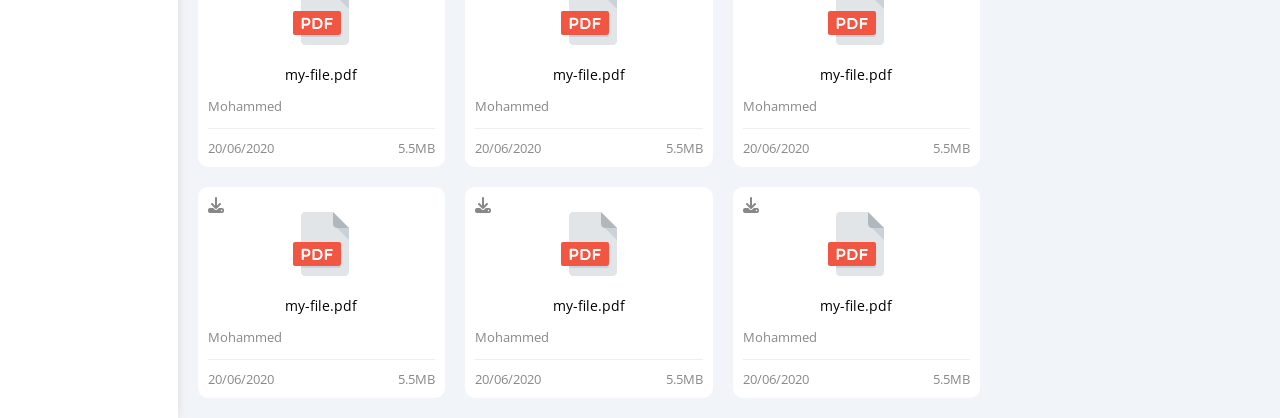
<file: files.html>
<!doctype html>
<html lang="en">
  <head>
    <meta charset="UTF-8" />
    <meta name="viewport" content="width=device-width, initial-scale=1.0" />
    <link rel="stylesheet" href="css/all.min.css" />
    <link rel="stylesheet" href="css/framework.css" />
    <link rel="stylesheet" href="css/main.css" />
    <link rel="icon" href="imgs/dashboard.png" type="image/png" />
    <title>ORG | UNK => Files</title>
    <link rel="preconnect" href="https://fonts.googleapis.com" />
    <link rel="preconnect" href="https://fonts.gstatic.com" crossorigin />
    <link
      href="https://fonts.googleapis.com/css2?family=Open+Sans:wght@300;500&display=swap"
      rel="stylesheet"
    />
  </head>

  <body>
    <div class="page d-flex">
      <div class="sidebar bg-white p-20 p-relative">
        <h3 class="p-relative txt-c mt-0">ORG | UNK</h3>
        <ul>
          <li>
            <a
              class="d-flex align-center fs-14 c-black rad-6 p-10"
              href="index.html"
            >
              <i class="fa-regular fa-chart-bar fa-fw"></i>
              <span>Dashboard</span>
            </a>
          </li>
          <li>
            <a
              class="d-flex align-center fs-14 c-black rad-6 p-10"
              href="setting.html"
            >
              <i class="fa-solid fa-gear fa-fw"></i>
              <span>Settings</span>
            </a>
          </li>
          <li>
            <a
              class="d-flex align-center fs-14 c-black rad-6 p-10"
              href="profile.html"
            >
              <i class="fa-regular fa-user fa-fw"></i>
              <span>Profile</span>
            </a>
          </li>
          <li>
            <a
              class="d-flex align-center fs-14 c-black rad-6 p-10"
              href="projects.html"
            >
              <i class="fa-solid fa-diagram-project fa-fw"></i>
              <span>Projects</span>
            </a>
          </li>
          <li>
            <a
              class="d-flex align-center fs-14 c-black rad-6 p-10"
              href="courses.html"
            >
              <i class="fa-solid fa-graduation-cap fa-fw"></i>
              <span>Courses</span>
            </a>
          </li>
          <li>
            <a
              class="d-flex align-center fs-14 c-black rad-6 p-10"
              href="friends.html"
            >
              <i class="fa-solid fa-circle-user fa-fw"></i>
              <span>Friends</span>
            </a>
          </li>
          <li>
            <a
              class="active d-flex align-center fs-14 c-black rad-6 p-10"
              href="files.html"
            >
              <i class="fa-solid fa-file fa-fw"></i>
              <span>Files</span>
            </a>
          </li>
          <li>
            <a
              class="d-flex align-center fs-14 c-black rad-6 p-10"
              href="plans.html"
            >
              <i class="fa-solid fa-credit-card fa-fw"></i>
              <span>Plans</span>
            </a>
          </li>
        </ul>
      </div>
      <div class="content w-full">
        <!--* Head -->
        <div class="head bg-white p-15 between-flex">
          <div class="search p-relative">
            <input class="p-10" type="search" placeholder="Search..." />
          </div>
          <div class="icons d-flex align-center">
            <span class="notification p-relative">
              <i class="fa-regular fa-bell fa-lg"></i>
            </span>
            <img src="imgs/avatar.png" alt="Done" />
          </div>
        </div>
        <h1 class="p-relative">Files</h1>
        <div class="files-page d-flex m-20 gap-20">
          <div class="files-stats p-20 bg-white rad-10">
            <h2 class="mt-0 mb-15 txt-c-mobile">Files Statistics</h2>
            <div class="d-flex align-center border-eee p-10 rad-6 mb-15 fs-13">
              <i
                class="fa-regular fa-file-pdf fa-lg blue center-flex c-blue icon"
              ></i>
              <div class="info">
                <span>PDF Files</span>
                <span class="c-grey d-block mt-5">130 Files</span>
                <div class="size c-grey">6.5GB</div>
              </div>
            </div>
            <div class="d-flex align-center border-eee p-10 rad-6 mb-15 fs-13">
              <i
                class="fa-regular fa-images fa-lg green center-flex c-green icon"
              ></i>
              <div class="info">
                <span>Images</span>
                <span class="c-grey d-block mt-5">115 Files</span>
                <div class="size c-grey">3.5GB</div>
              </div>
            </div>
            <div class="d-flex align-center border-eee p-10 rad-6 mb-15 fs-13">
              <i
                class="fa-regular fa-file-word fa-lg red center-flex c-red icon"
              ></i>
              <div class="info">
                <span>Word Files</span>
                <span class="c-grey d-block mt-5">110 Files</span>
                <div class="size c-grey">3.2GB</div>
              </div>
            </div>
            <div class="d-flex align-center border-eee p-10 rad-6 mb-15 fs-13">
              <i
                class="fa-regular fa-file-csv fa-lg orange center-flex c-orange icon"
              ></i>
              <div class="info">
                <span>CSV Files</span>
                <span class="c-grey d-block mt-5">99 Files</span>
                <div class="size c-grey">2.9GB</div>
              </div>
            </div>
            <a
              class="upload bg-blue c-white fs-13 rad-6 d-block w-fit"
              href="#"
            >
              <i class="fa-solid fa-angles-up mr-10"></i>
              Upload
            </a>
          </div>
          <div class="files-content d-grid gap-20">
            <div class="file bg-white p-10 rad-10">
              <i class="fa-solid fa-download c-grey p-absolute"></i>
              <div class="icon txt-c">
                <img class="mt-15 mb-15" src="imgs/pdf.svg" alt="" />
              </div>
              <div class="txt-c mb-10 fs-14">my-file.pdf</div>
              <p class="c-grey fs-13">Mohammed</p>
              <div class="info between-flex mt-10 pt-10 fs-13 c-grey">
                <span>20/06/2020</span>
                <span>5.5MB</span>
              </div>
            </div>
            <div class="file bg-white p-10 rad-10">
              <i class="fa-solid fa-download c-grey p-absolute"></i>
              <div class="icon txt-c">
                <img class="mt-15 mb-15" src="imgs/pdf.svg" alt="" />
              </div>
              <div class="txt-c mb-10 fs-14">my-file.pdf</div>
              <p class="c-grey fs-13">Mohammed</p>
              <div class="info between-flex mt-10 pt-10 fs-13 c-grey">
                <span>20/06/2020</span>
                <span>5.5MB</span>
              </div>
            </div>
            <div class="file bg-white p-10 rad-10">
              <i class="fa-solid fa-download c-grey p-absolute"></i>
              <div class="icon txt-c">
                <img class="mt-15 mb-15" src="imgs/pdf.svg" alt="" />
              </div>
              <div class="txt-c mb-10 fs-14">my-file.pdf</div>
              <p class="c-grey fs-13">Mohammed</p>
              <div class="info between-flex mt-10 pt-10 fs-13 c-grey">
                <span>20/06/2020</span>
                <span>5.5MB</span>
              </div>
            </div>
            <div class="file bg-white p-10 rad-10">
              <i class="fa-solid fa-download c-grey p-absolute"></i>
              <div class="icon txt-c">
                <img class="mt-15 mb-15" src="imgs/pdf.svg" alt="" />
              </div>
              <div class="txt-c mb-10 fs-14">my-file.pdf</div>
              <p class="c-grey fs-13">Mohammed</p>
              <div class="info between-flex mt-10 pt-10 fs-13 c-grey">
                <span>20/06/2020</span>
                <span>5.5MB</span>
              </div>
            </div>
            <div class="file bg-white p-10 rad-10">
              <i class="fa-solid fa-download c-grey p-absolute"></i>
              <div class="icon txt-c">
                <img class="mt-15 mb-15" src="imgs/pdf.svg" alt="" />
              </div>
              <div class="txt-c mb-10 fs-14">my-file.pdf</div>
              <p class="c-grey fs-13">Mohammed</p>
              <div class="info between-flex mt-10 pt-10 fs-13 c-grey">
                <span>20/06/2020</span>
                <span>5.5MB</span>
              </div>
            </div>
            <div class="file bg-white p-10 rad-10">
              <i class="fa-solid fa-download c-grey p-absolute"></i>
              <div class="icon txt-c">
                <img class="mt-15 mb-15" src="imgs/pdf.svg" alt="" />
              </div>
              <div class="txt-c mb-10 fs-14">my-file.pdf</div>
              <p class="c-grey fs-13">Mohammed</p>
              <div class="info between-flex mt-10 pt-10 fs-13 c-grey">
                <span>20/06/2020</span>
                <span>5.5MB</span>
              </div>
            </div>
            <div class="file bg-white p-10 rad-10">
              <i class="fa-solid fa-download c-grey p-absolute"></i>
              <div class="icon txt-c">
                <img class="mt-15 mb-15" src="imgs/pdf.svg" alt="" />
              </div>
              <div class="txt-c mb-10 fs-14">my-file.pdf</div>
              <p class="c-grey fs-13">Mohammed</p>
              <div class="info between-flex mt-10 pt-10 fs-13 c-grey">
                <span>20/06/2020</span>
                <span>5.5MB</span>
              </div>
            </div>
            <div class="file bg-white p-10 rad-10">
              <i class="fa-solid fa-download c-grey p-absolute"></i>
              <div class="icon txt-c">
                <img class="mt-15 mb-15" src="imgs/pdf.svg" alt="" />
              </div>
              <div class="txt-c mb-10 fs-14">my-file.pdf</div>
              <p class="c-grey fs-13">Mohammed</p>
              <div class="info between-flex mt-10 pt-10 fs-13 c-grey">
                <span>20/06/2020</span>
                <span>5.5MB</span>
              </div>
            </div>
            <div class="file bg-white p-10 rad-10">
              <i class="fa-solid fa-download c-grey p-absolute"></i>
              <div class="icon txt-c">
                <img class="mt-15 mb-15" src="imgs/pdf.svg" alt="" />
              </div>
              <div class="txt-c mb-10 fs-14">my-file.pdf</div>
              <p class="c-grey fs-13">Mohammed</p>
              <div class="info between-flex mt-10 pt-10 fs-13 c-grey">
                <span>20/06/2020</span>
                <span>5.5MB</span>
              </div>
            </div>
            <div class="file bg-white p-10 rad-10">
              <i class="fa-solid fa-download c-grey p-absolute"></i>
              <div class="icon txt-c">
                <img class="mt-15 mb-15" src="imgs/pdf.svg" alt="" />
              </div>
              <div class="txt-c mb-10 fs-14">my-file.pdf</div>
              <p class="c-grey fs-13">Mohammed</p>
              <div class="info between-flex mt-10 pt-10 fs-13 c-grey">
                <span>20/06/2020</span>
                <span>5.5MB</span>
              </div>
            </div>
            <div class="file bg-white p-10 rad-10">
              <i class="fa-solid fa-download c-grey p-absolute"></i>
              <div class="icon txt-c">
                <img class="mt-15 mb-15" src="imgs/pdf.svg" alt="" />
              </div>
              <div class="txt-c mb-10 fs-14">my-file.pdf</div>
              <p class="c-grey fs-13">Mohammed</p>
              <div class="info between-flex mt-10 pt-10 fs-13 c-grey">
                <span>20/06/2020</span>
                <span>5.5MB</span>
              </div>
            </div>
            <div class="file bg-white p-10 rad-10">
              <i class="fa-solid fa-download c-grey p-absolute"></i>
              <div class="icon txt-c">
                <img class="mt-15 mb-15" src="imgs/pdf.svg" alt="" />
              </div>
              <div class="txt-c mb-10 fs-14">my-file.pdf</div>
              <p class="c-grey fs-13">Mohammed</p>
              <div class="info between-flex mt-10 pt-10 fs-13 c-grey">
                <span>20/06/2020</span>
                <span>5.5MB</span>
              </div>
            </div>
            <div class="file bg-white p-10 rad-10">
              <i class="fa-solid fa-download c-grey p-absolute"></i>
              <div class="icon txt-c">
                <img class="mt-15 mb-15" src="imgs/pdf.svg" alt="" />
              </div>
              <div class="txt-c mb-10 fs-14">my-file.pdf</div>
              <p class="c-grey fs-13">Mohammed</p>
              <div class="info between-flex mt-10 pt-10 fs-13 c-grey">
                <span>20/06/2020</span>
                <span>5.5MB</span>
              </div>
            </div>
            <div class="file bg-white p-10 rad-10">
              <i class="fa-solid fa-download c-grey p-absolute"></i>
              <div class="icon txt-c">
                <img class="mt-15 mb-15" src="imgs/pdf.svg" alt="" />
              </div>
              <div class="txt-c mb-10 fs-14">my-file.pdf</div>
              <p class="c-grey fs-13">Mohammed</p>
              <div class="info between-flex mt-10 pt-10 fs-13 c-grey">
                <span>20/06/2020</span>
                <span>5.5MB</span>
              </div>
            </div>
            <div class="file bg-white p-10 rad-10">
              <i class="fa-solid fa-download c-grey p-absolute"></i>
              <div class="icon txt-c">
                <img class="mt-15 mb-15" src="imgs/pdf.svg" alt="" />
              </div>
              <div class="txt-c mb-10 fs-14">my-file.pdf</div>
              <p class="c-grey fs-13">Mohammed</p>
              <div class="info between-flex mt-10 pt-10 fs-13 c-grey">
                <span>20/06/2020</span>
                <span>5.5MB</span>
              </div>
            </div>
            <div class="file bg-white p-10 rad-10">
              <i class="fa-solid fa-download c-grey p-absolute"></i>
              <div class="icon txt-c">
                <img class="mt-15 mb-15" src="imgs/pdf.svg" alt="" />
              </div>
              <div class="txt-c mb-10 fs-14">my-file.pdf</div>
              <p class="c-grey fs-13">Mohammed</p>
              <div class="info between-flex mt-10 pt-10 fs-13 c-grey">
                <span>20/06/2020</span>
                <span>5.5MB</span>
              </div>
            </div>
            <div class="file bg-white p-10 rad-10">
              <i class="fa-solid fa-download c-grey p-absolute"></i>
              <div class="icon txt-c">
                <img class="mt-15 mb-15" src="imgs/pdf.svg" alt="" />
              </div>
              <div class="txt-c mb-10 fs-14">my-file.pdf</div>
              <p class="c-grey fs-13">Mohammed</p>
              <div class="info between-flex mt-10 pt-10 fs-13 c-grey">
                <span>20/06/2020</span>
                <span>5.5MB</span>
              </div>
            </div>
            <div class="file bg-white p-10 rad-10">
              <i class="fa-solid fa-download c-grey p-absolute"></i>
              <div class="icon txt-c">
                <img class="mt-15 mb-15" src="imgs/pdf.svg" alt="" />
              </div>
              <div class="txt-c mb-10 fs-14">my-file.pdf</div>
              <p class="c-grey fs-13">Mohammed</p>
              <div class="info between-flex mt-10 pt-10 fs-13 c-grey">
                <span>20/06/2020</span>
                <span>5.5MB</span>
              </div>
            </div>
            <div class="file bg-white p-10 rad-10">
              <i class="fa-solid fa-download c-grey p-absolute"></i>
              <div class="icon txt-c">
                <img class="mt-15 mb-15" src="imgs/pdf.svg" alt="" />
              </div>
              <div class="txt-c mb-10 fs-14">my-file.pdf</div>
              <p class="c-grey fs-13">Mohammed</p>
              <div class="info between-flex mt-10 pt-10 fs-13 c-grey">
                <span>20/06/2020</span>
                <span>5.5MB</span>
              </div>
            </div>
            <div class="file bg-white p-10 rad-10">
              <i class="fa-solid fa-download c-grey p-absolute"></i>
              <div class="icon txt-c">
                <img class="mt-15 mb-15" src="imgs/pdf.svg" alt="" />
              </div>
              <div class="txt-c mb-10 fs-14">my-file.pdf</div>
              <p class="c-grey fs-13">Mohammed</p>
              <div class="info between-flex mt-10 pt-10 fs-13 c-grey">
                <span>20/06/2020</span>
                <span>5.5MB</span>
              </div>
            </div>
            <div class="file bg-white p-10 rad-10">
              <i class="fa-solid fa-download c-grey p-absolute"></i>
              <div class="icon txt-c">
                <img class="mt-15 mb-15" src="imgs/pdf.svg" alt="" />
              </div>
              <div class="txt-c mb-10 fs-14">my-file.pdf</div>
              <p class="c-grey fs-13">Mohammed</p>
              <div class="info between-flex mt-10 pt-10 fs-13 c-grey">
                <span>20/06/2020</span>
                <span>5.5MB</span>
              </div>
            </div>
            <div class="file bg-white p-10 rad-10">
              <i class="fa-solid fa-download c-grey p-absolute"></i>
              <div class="icon txt-c">
                <img class="mt-15 mb-15" src="imgs/pdf.svg" alt="" />
              </div>
              <div class="txt-c mb-10 fs-14">my-file.pdf</div>
              <p class="c-grey fs-13">Mohammed</p>
              <div class="info between-flex mt-10 pt-10 fs-13 c-grey">
                <span>20/06/2020</span>
                <span>5.5MB</span>
              </div>
            </div>
            <div class="file bg-white p-10 rad-10">
              <i class="fa-solid fa-download c-grey p-absolute"></i>
              <div class="icon txt-c">
                <img class="mt-15 mb-15" src="imgs/pdf.svg" alt="" />
              </div>
              <div class="txt-c mb-10 fs-14">my-file.pdf</div>
              <p class="c-grey fs-13">Mohammed</p>
              <div class="info between-flex mt-10 pt-10 fs-13 c-grey">
                <span>20/06/2020</span>
                <span>5.5MB</span>
              </div>
            </div>
            <div class="file bg-white p-10 rad-10">
              <i class="fa-solid fa-download c-grey p-absolute"></i>
              <div class="icon txt-c">
                <img class="mt-15 mb-15" src="imgs/pdf.svg" alt="" />
              </div>
              <div class="txt-c mb-10 fs-14">my-file.pdf</div>
              <p class="c-grey fs-13">Mohammed</p>
              <div class="info between-flex mt-10 pt-10 fs-13 c-grey">
                <span>20/06/2020</span>
                <span>5.5MB</span>
              </div>
            </div>
          </div>
        </div>
      </div>
    </div>
  </body>
</html>
</file>
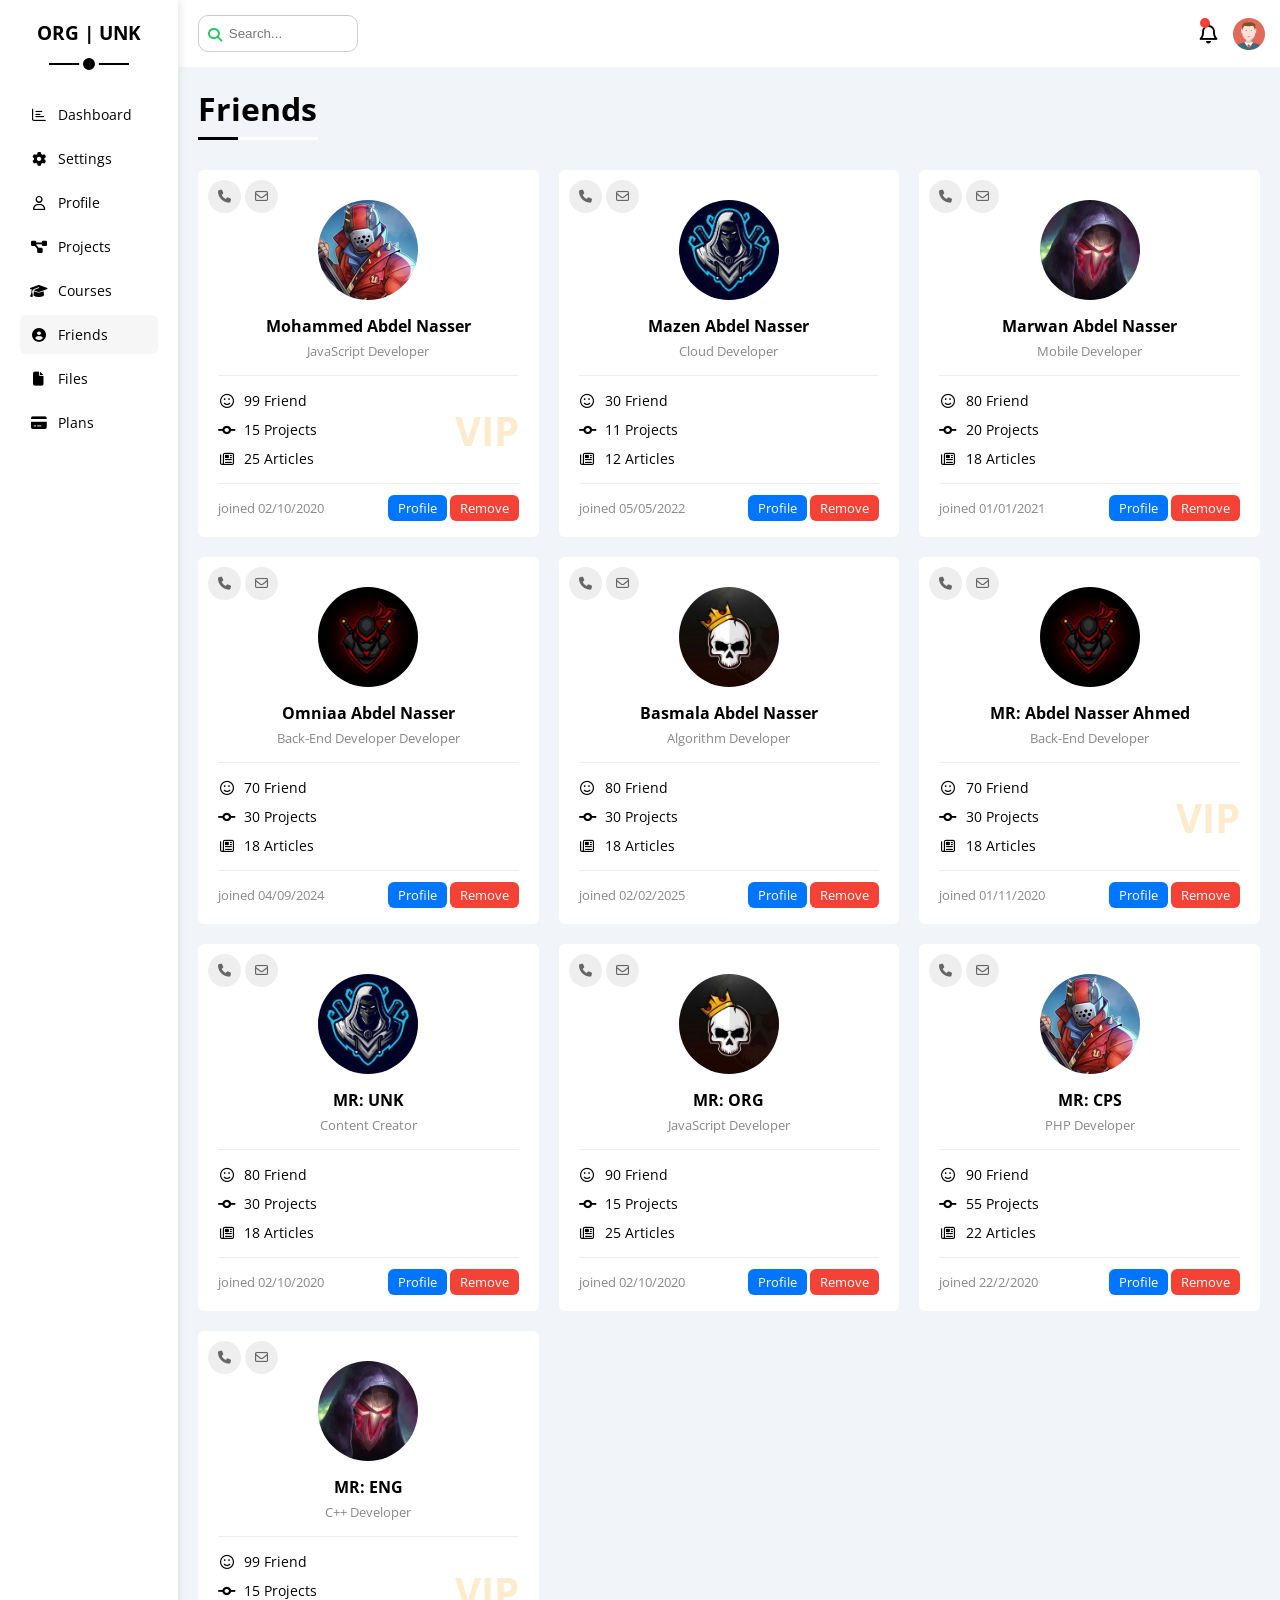
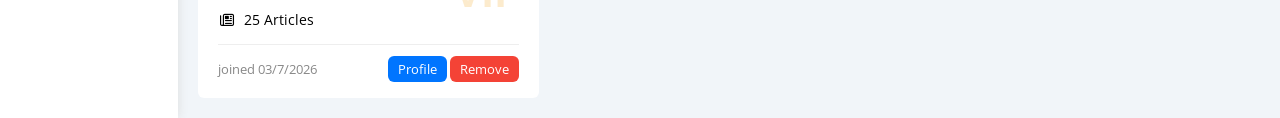
<file: friends.html>
<!doctype html>
<html lang="en">
  <head>
    <meta charset="UTF-8" />
    <meta name="viewport" content="width=device-width, initial-scale=1.0" />
    <link rel="stylesheet" href="css/all.min.css" />
    <link rel="stylesheet" href="css/framework.css" />
    <link rel="stylesheet" href="css/main.css" />
    <link rel="icon" href="imgs/dashboard.png" type="image/png" />
    <title>ORG | UNK => Friends</title>
    <link rel="preconnect" href="https://fonts.googleapis.com" />
    <link rel="preconnect" href="https://fonts.gstatic.com" crossorigin />
    <link
      href="https://fonts.googleapis.com/css2?family=Open+Sans:wght@300;500&display=swap"
      rel="stylesheet"
    />
  </head>

  <body>
    <div class="page d-flex">
      <div class="sidebar bg-white p-20 p-relative">
        <h3 class="p-relative txt-c mt-0">ORG | UNK</h3>
        <ul>
          <li>
            <a
              class="d-flex align-center fs-14 c-black rad-6 p-10"
              href="index.html"
            >
              <i class="fa-regular fa-chart-bar fa-fw"></i>
              <span>Dashboard</span>
            </a>
          </li>
          <li>
            <a
              class="d-flex align-center fs-14 c-black rad-6 p-10"
              href="setting.html"
            >
              <i class="fa-solid fa-gear fa-fw"></i>
              <span>Settings</span>
            </a>
          </li>
          <li>
            <a
              class="d-flex align-center fs-14 c-black rad-6 p-10"
              href="profile.html"
            >
              <i class="fa-regular fa-user fa-fw"></i>
              <span>Profile</span>
            </a>
          </li>
          <li>
            <a
              class="d-flex align-center fs-14 c-black rad-6 p-10"
              href="projects.html"
            >
              <i class="fa-solid fa-diagram-project fa-fw"></i>
              <span>Projects</span>
            </a>
          </li>
          <li>
            <a
              class="d-flex align-center fs-14 c-black rad-6 p-10"
              href="courses.html"
            >
              <i class="fa-solid fa-graduation-cap fa-fw"></i>
              <span>Courses</span>
            </a>
          </li>
          <li>
            <a
              class="active d-flex align-center fs-14 c-black rad-6 p-10"
              href="friends.html"
            >
              <i class="fa-solid fa-circle-user fa-fw"></i>
              <span>Friends</span>
            </a>
          </li>
          <li>
            <a
              class="d-flex align-center fs-14 c-black rad-6 p-10"
              href="files.html"
            >
              <i class="fa-solid fa-file fa-fw"></i>
              <span>Files</span>
            </a>
          </li>
          <li>
            <a
              class="d-flex align-center fs-14 c-black rad-6 p-10"
              href="plans.html"
            >
              <i class="fa-solid fa-credit-card fa-fw"></i>
              <span>Plans</span>
            </a>
          </li>
        </ul>
      </div>
      <div class="content w-full">
        <!--* Head -->
        <div class="head bg-white p-15 between-flex">
          <div class="search p-relative">
            <input class="p-10" type="search" placeholder="Search..." />
          </div>
          <div class="icons d-flex align-center">
            <span class="notification p-relative">
              <i class="fa-regular fa-bell fa-lg"></i>
            </span>
            <img src="imgs/avatar.png" alt="Done" />
          </div>
        </div>
        <h1 class="p-relative">Friends</h1>
        <div class="friends-page d-grid m-20 gap-20">
          <div class="friend bg-white rad-6 p-20 p-relative">
            <div class="contact">
              <i class="fa-solid fa-phone"></i>
              <i class="fa-regular fa-envelope"></i>
            </div>
            <div class="txt-c">
              <img
                class="rad-half mt-10 mb-10 w-100 h-100"
                src="imgs/friend-01.jpg"
                alt=""
              />
              <h4 class="m-0">Mohammed Abdel Nasser</h4>
              <p class="c-grey fs-13 mt-5 mb-0">JavaScript Developer</p>
            </div>
            <div class="icons fs-14 p-relative">
              <div class="mb-10">
                <i class="fa-regular fa-face-smile fa-fw"></i>
                <span>99 Friend</span>
              </div>
              <div class="mb-10">
                <i class="fa-solid fa-code-commit fa-fw"></i>
                <span>15 Projects</span>
              </div>
              <div>
                <i class="fa-regular fa-newspaper fa-fw"></i>
                <span>25 Articles</span>
              </div>
              <span class="vip fw-bold c-orange">VIP</span>
            </div>
            <div class="info between-flex fs-13">
              <span class="c-grey">joined 02/10/2020</span>
              <div>
                <a class="bg-blue c-white btn-shape" href="profile.html"
                  >Profile</a
                >
                <a class="bg-red c-white btn-shape" href="#">Remove</a>
              </div>
            </div>
          </div>
          <div class="friend bg-white rad-6 p-20 p-relative">
            <div class="contact">
              <i class="fa-solid fa-phone"></i>
              <i class="fa-regular fa-envelope"></i>
            </div>
            <div class="txt-c">
              <img
                class="rad-half mt-10 mb-10 w-100 h-100"
                src="imgs/friend-02.jpg"
                alt=""
              />
              <h4 class="m-0">Mazen Abdel Nasser</h4>
              <p class="c-grey fs-13 mt-5 mb-0">Cloud Developer</p>
            </div>
            <div class="icons fs-14 p-relative">
              <div class="mb-10">
                <i class="fa-regular fa-face-smile fa-fw"></i>
                <span>30 Friend</span>
              </div>
              <div class="mb-10">
                <i class="fa-solid fa-code-commit fa-fw"></i>
                <span>11 Projects</span>
              </div>
              <div>
                <i class="fa-regular fa-newspaper fa-fw"></i>
                <span>12 Articles</span>
              </div>
            </div>
            <div class="info between-flex fs-13">
              <span class="c-grey">joined 05/05/2022</span>
              <div>
                <a class="bg-blue c-white btn-shape" href="profile.html"
                  >Profile</a
                >
                <a class="bg-red c-white btn-shape" href="#">Remove</a>
              </div>
            </div>
          </div>
          <div class="friend bg-white rad-6 p-20 p-relative">
            <div class="contact">
              <i class="fa-solid fa-phone"></i>
              <i class="fa-regular fa-envelope"></i>
            </div>
            <div class="txt-c">
              <img
                class="rad-half mt-10 mb-10 w-100 h-100"
                src="imgs/friend-03.jpg"
                alt=""
              />
              <h4 class="m-0">Marwan Abdel Nasser</h4>
              <p class="c-grey fs-13 mt-5 mb-0">Mobile Developer</p>
            </div>
            <div class="icons fs-14 p-relative">
              <div class="mb-10">
                <i class="fa-regular fa-face-smile fa-fw"></i>
                <span>80 Friend</span>
              </div>
              <div class="mb-10">
                <i class="fa-solid fa-code-commit fa-fw"></i>
                <span>20 Projects</span>
              </div>
              <div>
                <i class="fa-regular fa-newspaper fa-fw"></i>
                <span>18 Articles</span>
              </div>
            </div>
            <div class="info between-flex fs-13">
              <span class="c-grey">joined 01/01/2021</span>
              <div>
                <a class="bg-blue c-white btn-shape" href="profile.html"
                  >Profile</a
                >
                <a class="bg-red c-white btn-shape" href="#">Remove</a>
              </div>
            </div>
          </div>
          <div class="friend bg-white rad-6 p-20 p-relative">
            <div class="contact">
              <i class="fa-solid fa-phone"></i>
              <i class="fa-regular fa-envelope"></i>
            </div>
            <div class="txt-c">
              <img
                class="rad-half mt-10 mb-10 w-100 h-100"
                src="imgs/friend-04.jpg"
                alt=""
              />
              <h4 class="m-0">Omniaa Abdel Nasser</h4>
              <p class="c-grey fs-13 mt-5 mb-0">Back-End Developer Developer</p>
            </div>
            <div class="icons fs-14 p-relative">
              <div class="mb-10">
                <i class="fa-regular fa-face-smile fa-fw"></i>
                <span>70 Friend</span>
              </div>
              <div class="mb-10">
                <i class="fa-solid fa-code-commit fa-fw"></i>
                <span>30 Projects</span>
              </div>
              <div>
                <i class="fa-regular fa-newspaper fa-fw"></i>
                <span>18 Articles</span>
              </div>
            </div>
            <div class="info between-flex fs-13">
              <span class="c-grey">joined 04/09/2024</span>
              <div>
                <a class="bg-blue c-white btn-shape" href="profile.html"
                  >Profile</a
                >
                <a class="bg-red c-white btn-shape" href="#">Remove</a>
              </div>
            </div>
          </div>
          <div class="friend bg-white rad-6 p-20 p-relative">
            <div class="contact">
              <i class="fa-solid fa-phone"></i>
              <i class="fa-regular fa-envelope"></i>
            </div>
            <div class="txt-c">
              <img
                class="rad-half mt-10 mb-10 w-100 h-100"
                src="imgs/friend-05.jpg"
                alt=""
              />
              <h4 class="m-0">Basmala Abdel Nasser</h4>
              <p class="c-grey fs-13 mt-5 mb-0">Algorithm Developer</p>
            </div>
            <div class="icons fs-14 p-relative">
              <div class="mb-10">
                <i class="fa-regular fa-face-smile fa-fw"></i>
                <span>80 Friend</span>
              </div>
              <div class="mb-10">
                <i class="fa-solid fa-code-commit fa-fw"></i>
                <span>30 Projects</span>
              </div>
              <div>
                <i class="fa-regular fa-newspaper fa-fw"></i>
                <span>18 Articles</span>
              </div>
            </div>
            <div class="info between-flex fs-13">
              <span class="c-grey">joined 02/02/2025</span>
              <div>
                <a class="bg-blue c-white btn-shape" href="profile.html"
                  >Profile</a
                >
                <a class="bg-red c-white btn-shape" href="#">Remove</a>
              </div>
            </div>
          </div>
          <div class="friend bg-white rad-6 p-20 p-relative">
            <div class="contact">
              <i class="fa-solid fa-phone"></i>
              <i class="fa-regular fa-envelope"></i>
            </div>
            <div class="txt-c">
              <img
                class="rad-half mt-10 mb-10 w-100 h-100"
                src="imgs/friend-04.jpg"
                alt=""
              />
              <h4 class="m-0">MR: Abdel Nasser Ahmed</h4>
              <p class="c-grey fs-13 mt-5 mb-0">Back-End Developer</p>
            </div>
            <div class="icons fs-14 p-relative">
              <div class="mb-10">
                <i class="fa-regular fa-face-smile fa-fw"></i>
                <span>70 Friend</span>
              </div>
              <div class="mb-10">
                <i class="fa-solid fa-code-commit fa-fw"></i>
                <span>30 Projects</span>
              </div>
              <div>
                <i class="fa-regular fa-newspaper fa-fw"></i>
                <span>18 Articles</span>
              </div>
              <span class="vip fw-bold c-orange">VIP</span>
            </div>
            <div class="info between-flex fs-13">
              <span class="c-grey">joined 01/11/2020</span>
              <div>
                <a class="bg-blue c-white btn-shape" href="profile.html"
                  >Profile</a
                >
                <a class="bg-red c-white btn-shape" href="#">Remove</a>
              </div>
            </div>
          </div>
          <div class="friend bg-white rad-6 p-20 p-relative">
            <div class="contact">
              <i class="fa-solid fa-phone"></i>
              <i class="fa-regular fa-envelope"></i>
            </div>
            <div class="txt-c">
              <img
                class="rad-half mt-10 mb-10 w-100 h-100"
                src="imgs/friend-02.jpg"
                alt=""
              />
              <h4 class="m-0">MR: UNK</h4>
              <p class="c-grey fs-13 mt-5 mb-0">Content Creator</p>
            </div>
            <div class="icons fs-14 p-relative">
              <div class="mb-10">
                <i class="fa-regular fa-face-smile fa-fw"></i>
                <span>80 Friend</span>
              </div>
              <div class="mb-10">
                <i class="fa-solid fa-code-commit fa-fw"></i>
                <span>30 Projects</span>
              </div>
              <div>
                <i class="fa-regular fa-newspaper fa-fw"></i>
                <span>18 Articles</span>
              </div>
            </div>
            <div class="info between-flex fs-13">
              <span class="c-grey">joined 02/10/2020</span>
              <div>
                <a class="bg-blue c-white btn-shape" href="profile.html"
                  >Profile</a
                >
                <a class="bg-red c-white btn-shape" href="#">Remove</a>
              </div>
            </div>
          </div>
          <div class="friend bg-white rad-6 p-20 p-relative">
            <div class="contact">
              <i class="fa-solid fa-phone"></i>
              <i class="fa-regular fa-envelope"></i>
            </div>
            <div class="txt-c">
              <img
                class="rad-half mt-10 mb-10 w-100 h-100"
                src="imgs/friend-05.jpg"
                alt=""
              />
              <h4 class="m-0">MR: ORG</h4>
              <p class="c-grey fs-13 mt-5 mb-0">JavaScript Developer</p>
            </div>
            <div class="icons fs-14 p-relative">
              <div class="mb-10">
                <i class="fa-regular fa-face-smile fa-fw"></i>
                <span>90 Friend</span>
              </div>
              <div class="mb-10">
                <i class="fa-solid fa-code-commit fa-fw"></i>
                <span>15 Projects</span>
              </div>
              <div>
                <i class="fa-regular fa-newspaper fa-fw"></i>
                <span>25 Articles</span>
              </div>
            </div>
            <div class="info between-flex fs-13">
              <span class="c-grey">joined 02/10/2020</span>
              <div>
                <a class="bg-blue c-white btn-shape" href="profile.html"
                  >Profile</a
                >
                <a class="bg-red c-white btn-shape" href="#">Remove</a>
              </div>
            </div>
          </div>
          <div class="friend bg-white rad-6 p-20 p-relative">
            <div class="contact">
              <i class="fa-solid fa-phone"></i>
              <i class="fa-regular fa-envelope"></i>
            </div>
            <div class="txt-c">
              <img
                class="rad-half mt-10 mb-10 w-100 h-100"
                src="imgs/friend-01.jpg"
                alt=""
              />
              <h4 class="m-0">MR: CPS</h4>
              <p class="c-grey fs-13 mt-5 mb-0">PHP Developer</p>
            </div>
            <div class="icons fs-14 p-relative">
              <div class="mb-10">
                <i class="fa-regular fa-face-smile fa-fw"></i>
                <span>90 Friend</span>
              </div>
              <div class="mb-10">
                <i class="fa-solid fa-code-commit fa-fw"></i>
                <span>55 Projects</span>
              </div>
              <div>
                <i class="fa-regular fa-newspaper fa-fw"></i>
                <span>22 Articles</span>
              </div>
            </div>
            <div class="info between-flex fs-13">
              <span class="c-grey">joined 22/2/2020</span>
              <div>
                <a class="bg-blue c-white btn-shape" href="profile.html"
                  >Profile</a
                >
                <a class="bg-red c-white btn-shape" href="#">Remove</a>
              </div>
            </div>
          </div>
          <div class="friend bg-white rad-6 p-20 p-relative">
            <div class="contact">
              <i class="fa-solid fa-phone"></i>
              <i class="fa-regular fa-envelope"></i>
            </div>
            <div class="txt-c">
              <img
                class="rad-half mt-10 mb-10 w-100 h-100"
                src="imgs/friend-03.jpg"
                alt=""
              />
              <h4 class="m-0">MR: ENG</h4>
              <p class="c-grey fs-13 mt-5 mb-0">C++ Developer</p>
            </div>
            <div class="icons fs-14 p-relative">
              <div class="mb-10">
                <i class="fa-regular fa-face-smile fa-fw"></i>
                <span>99 Friend</span>
              </div>
              <div class="mb-10">
                <i class="fa-solid fa-code-commit fa-fw"></i>
                <span>15 Projects</span>
              </div>
              <div>
                <i class="fa-regular fa-newspaper fa-fw"></i>
                <span>25 Articles</span>
              </div>
              <span class="vip fw-bold c-orange">VIP</span>
            </div>
            <div class="info between-flex fs-13">
              <span class="c-grey">joined 03/7/2026</span>
              <div>
                <a class="bg-blue c-white btn-shape" href="profile.html"
                  >Profile</a
                >
                <a class="bg-red c-white btn-shape" href="#">Remove</a>
              </div>
            </div>
          </div>
        </div>
      </div>
    </div>
  </body>
</html>
</file>
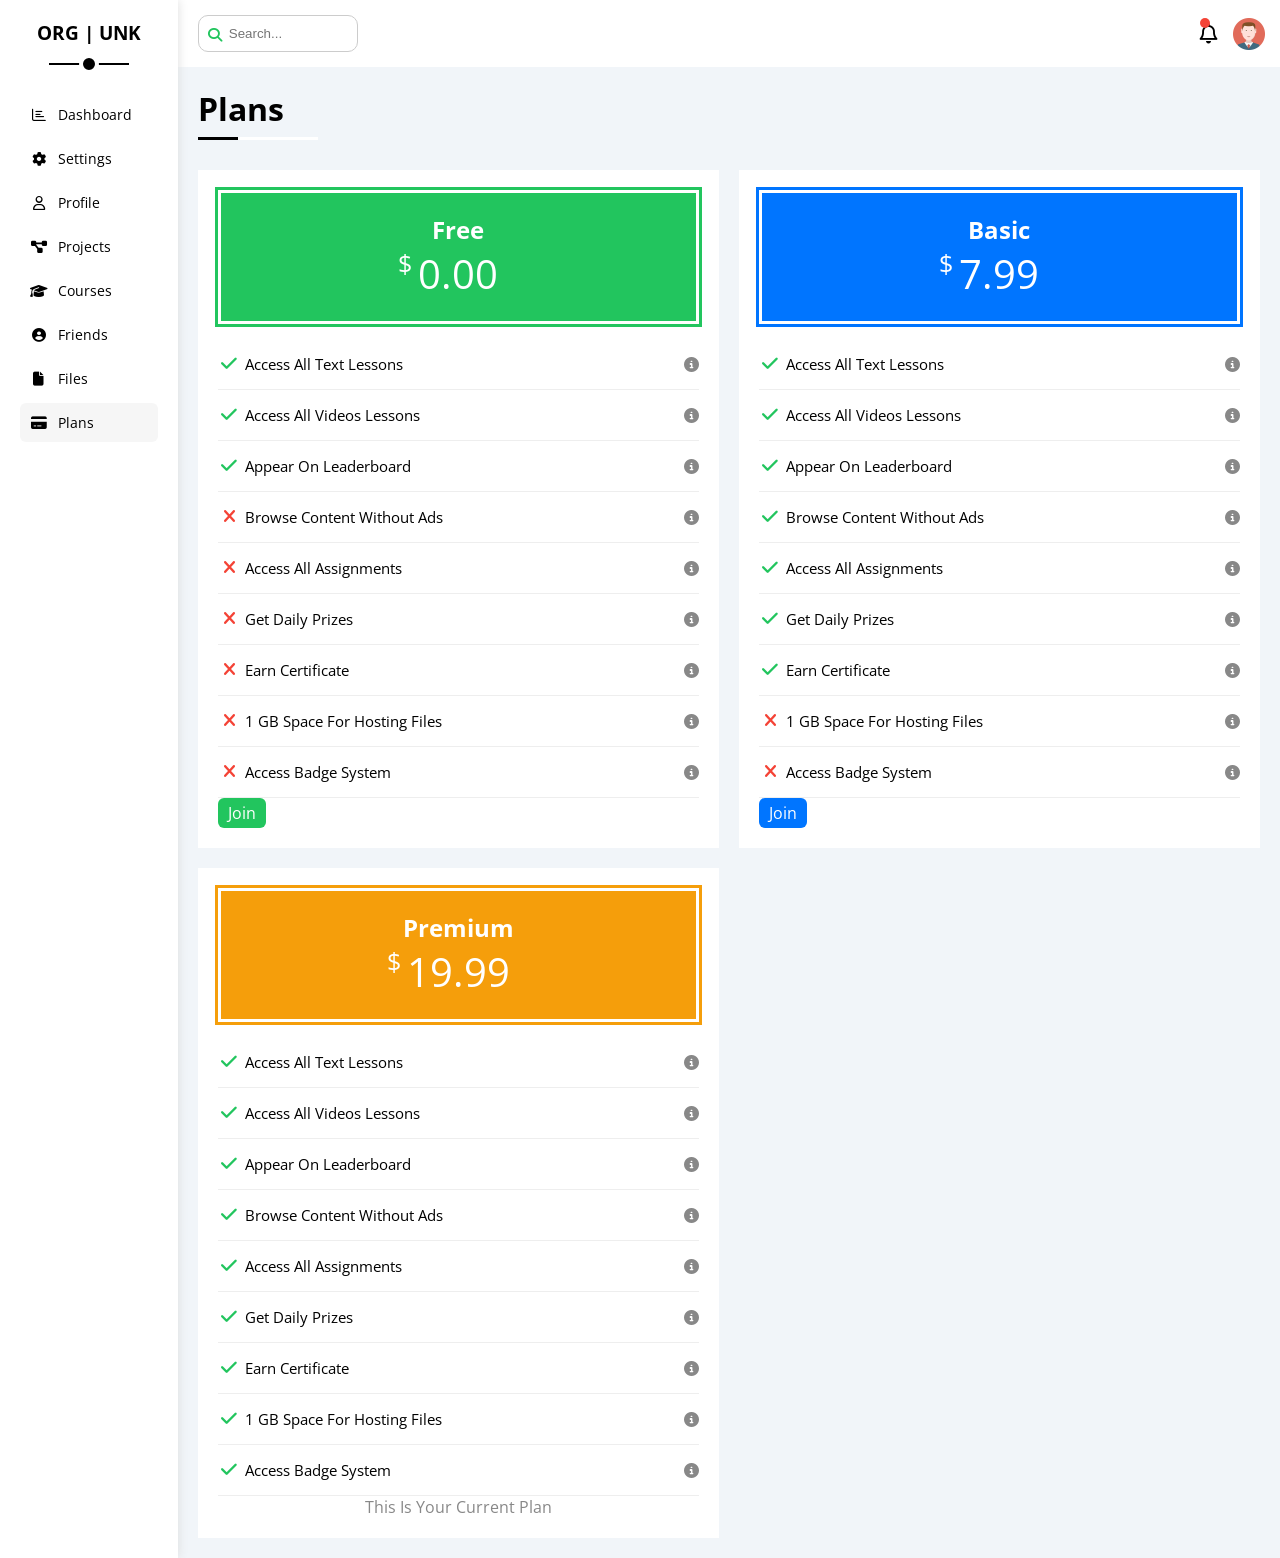
<file: plans.html>
<!doctype html>
<html lang="en">
  <head>
    <meta charset="UTF-8" />
    <meta name="viewport" content="width=device-width, initial-scale=1.0" />
    <link rel="stylesheet" href="css/all.min.css" />
    <link rel="stylesheet" href="css/framework.css" />
    <link rel="stylesheet" href="css/main.css" />
    <link rel="icon" href="imgs/dashboard.png" type="image/png" />
    <title>ORG | UNK => Plans</title>
    <link rel="preconnect" href="https://fonts.googleapis.com" />
    <link rel="preconnect" href="https://fonts.gstatic.com" crossorigin />
    <link
      href="https://fonts.googleapis.com/css2?family=Open+Sans:wght@300;500&display=swap"
      rel="stylesheet"
    />
  </head>

  <body>
    <div class="page d-flex">
      <div class="sidebar bg-white p-20 p-relative">
        <h3 class="p-relative txt-c mt-0">ORG | UNK</h3>
        <ul>
          <li>
            <a
              class="d-flex align-center fs-14 c-black rad-6 p-10"
              href="index.html"
            >
              <i class="fa-regular fa-chart-bar fa-fw"></i>
              <span>Dashboard</span>
            </a>
          </li>
          <li>
            <a
              class="d-flex align-center fs-14 c-black rad-6 p-10"
              href="setting.html"
            >
              <i class="fa-solid fa-gear fa-fw"></i>
              <span>Settings</span>
            </a>
          </li>
          <li>
            <a
              class="d-flex align-center fs-14 c-black rad-6 p-10"
              href="profile.html"
            >
              <i class="fa-regular fa-user fa-fw"></i>
              <span>Profile</span>
            </a>
          </li>
          <li>
            <a
              class="d-flex align-center fs-14 c-black rad-6 p-10"
              href="projects.html"
            >
              <i class="fa-solid fa-diagram-project fa-fw"></i>
              <span>Projects</span>
            </a>
          </li>
          <li>
            <a
              class="d-flex align-center fs-14 c-black rad-6 p-10"
              href="courses.html"
            >
              <i class="fa-solid fa-graduation-cap fa-fw"></i>
              <span>Courses</span>
            </a>
          </li>
          <li>
            <a
              class="d-flex align-center fs-14 c-black rad-6 p-10"
              href="friends.html"
            >
              <i class="fa-solid fa-circle-user fa-fw"></i>
              <span>Friends</span>
            </a>
          </li>
          <li>
            <a
              class="d-flex align-center fs-14 c-black rad-6 p-10"
              href="files.html"
            >
              <i class="fa-solid fa-file fa-fw"></i>
              <span>Files</span>
            </a>
          </li>
          <li>
            <a
              class="active d-flex align-center fs-14 c-black rad-6 p-10"
              href="plans.html"
            >
              <i class="fa-solid fa-credit-card fa-fw"></i>
              <span>Plans</span>
            </a>
          </li>
        </ul>
      </div>
      <div class="content w-full">
        <!--* Head -->
        <div class="head bg-white p-15 between-flex">
          <div class="search p-relative">
            <input class="p-10" type="search" placeholder="Search..." />
          </div>
          <div class="icons d-flex align-center">
            <span class="notification p-relative">
              <i class="fa-regular fa-bell fa-lg"></i>
            </span>
            <img src="imgs/avatar.png" alt="Done" />
          </div>
        </div>
        <h1 class="p-relative">Plans</h1>
        <div class="plans-page d-grid m-20 gap-20">
          <div class="plan green bg-white p-20">
            <div class="top bg-green txt-c p-20 mb-15">
              <h2 class="m-0 c-white">Free</h2>
              <div class="price c-white"><span>$</span>0.00</div>
            </div>
            <ul class="m-0">
              <li>
                <i class="fa-solid fa-check fa-fw yes"></i>
                <span>Access All Text Lessons</span>
                <i class="fa-solid fa-circle-info help"></i>
              </li>
              <li>
                <i class="fa-solid fa-check fa-fw yes"></i>
                <span>Access All Videos Lessons</span>
                <i class="fa-solid fa-circle-info help"></i>
              </li>
              <li>
                <i class="fa-solid fa-check fa-fw yes"></i>
                <span>Appear On Leaderboard</span>
                <i class="fa-solid fa-circle-info help"></i>
              </li>
              <li>
                <i class="fa-solid fa-xmark fa-fw"></i>
                <span>Browse Content Without Ads</span>
                <i class="fa-solid fa-circle-info help"></i>
              </li>
              <li>
                <i class="fa-solid fa-xmark fa-fw"></i>
                <span>Access All Assignments</span>
                <i class="fa-solid fa-circle-info help"></i>
              </li>
              <li>
                <i class="fa-solid fa-xmark fa-fw"></i>
                <span>Get Daily Prizes</span>
                <i class="fa-solid fa-circle-info help"></i>
              </li>
              <li>
                <i class="fa-solid fa-xmark fa-fw"></i>
                <span>Earn Certificate</span>
                <i class="fa-solid fa-circle-info help"></i>
              </li>
              <li>
                <i class="fa-solid fa-xmark fa-fw"></i>
                <span>1 GB Space For Hosting Files</span>
                <i class="fa-solid fa-circle-info help"></i>
              </li>
              <li>
                <i class="fa-solid fa-xmark fa-fw"></i>
                <span>Access Badge System</span>
                <i class="fa-solid fa-circle-info help"></i>
              </li>
            </ul>
            <a class="btn-shape bg-green c-white d-block w-fit" href="#"
              >Join</a
            >
          </div>
          <div class="plan blue bg-white p-20">
            <div class="top bg-blue txt-c p-20 mb-15">
              <h2 class="m-0 c-white">Basic</h2>
              <div class="price c-white"><span>$</span>7.99</div>
            </div>
            <ul class="m-0">
              <li>
                <i class="fa-solid fa-check fa-fw yes"></i>
                <span>Access All Text Lessons</span>
                <i class="fa-solid fa-circle-info help"></i>
              </li>
              <li>
                <i class="fa-solid fa-check fa-fw yes"></i>
                <span>Access All Videos Lessons</span>
                <i class="fa-solid fa-circle-info help"></i>
              </li>
              <li>
                <i class="fa-solid fa-check fa-fw yes"></i>
                <span>Appear On Leaderboard</span>
                <i class="fa-solid fa-circle-info help"></i>
              </li>
              <li>
                <i class="fa-solid fa-check fa-fw yes"></i>
                <span>Browse Content Without Ads</span>
                <i class="fa-solid fa-circle-info help"></i>
              </li>
              <li>
                <i class="fa-solid fa-check fa-fw yes"></i>
                <span>Access All Assignments</span>
                <i class="fa-solid fa-circle-info help"></i>
              </li>
              <li>
                <i class="fa-solid fa-check fa-fw yes"></i>
                <span>Get Daily Prizes</span>
                <i class="fa-solid fa-circle-info help"></i>
              </li>
              <li>
                <i class="fa-solid fa-check fa-fw yes"></i>
                <span>Earn Certificate</span>
                <i class="fa-solid fa-circle-info help"></i>
              </li>
              <li>
                <i class="fa-solid fa-xmark fa-fw"></i>
                <span>1 GB Space For Hosting Files</span>
                <i class="fa-solid fa-circle-info help"></i>
              </li>
              <li>
                <i class="fa-solid fa-xmark fa-fw"></i>
                <span>Access Badge System</span>
                <i class="fa-solid fa-circle-info help"></i>
              </li>
            </ul>
            <a class="btn-shape bg-blue c-white d-block w-fit" href="#">Join</a>
          </div>
          <div class="plan orange bg-white p-20">
            <div class="top bg-orange txt-c p-20 mb-15">
              <h2 class="m-0 c-white">Premium</h2>
              <div class="price c-white"><span>$</span>19.99</div>
            </div>
            <ul class="m-0">
              <li>
                <i class="fa-solid fa-check fa-fw yes"></i>
                <span>Access All Text Lessons</span>
                <i class="fa-solid fa-circle-info help"></i>
              </li>
              <li>
                <i class="fa-solid fa-check fa-fw yes"></i>
                <span>Access All Videos Lessons</span>
                <i class="fa-solid fa-circle-info help"></i>
              </li>
              <li>
                <i class="fa-solid fa-check fa-fw yes"></i>
                <span>Appear On Leaderboard</span>
                <i class="fa-solid fa-circle-info help"></i>
              </li>
              <li>
                <i class="fa-solid fa-check fa-fw yes"></i>
                <span>Browse Content Without Ads</span>
                <i class="fa-solid fa-circle-info help"></i>
              </li>
              <li>
                <i class="fa-solid fa-check fa-fw yes"></i>
                <span>Access All Assignments</span>
                <i class="fa-solid fa-circle-info help"></i>
              </li>
              <li>
                <i class="fa-solid fa-check fa-fw yes"></i>
                <span>Get Daily Prizes</span>
                <i class="fa-solid fa-circle-info help"></i>
              </li>
              <li>
                <i class="fa-solid fa-check fa-fw yes"></i>
                <span>Earn Certificate</span>
                <i class="fa-solid fa-circle-info help"></i>
              </li>
              <li>
                <i class="fa-solid fa-check fa-fw yes"></i>
                <span>1 GB Space For Hosting Files</span>
                <i class="fa-solid fa-circle-info help"></i>
              </li>
              <li>
                <i class="fa-solid fa-check fa-fw yes"></i>
                <span>Access Badge System</span>
                <i class="fa-solid fa-circle-info help"></i>
              </li>
            </ul>
            <p class="c-grey m-0 txt-c">This Is Your Current Plan</p>
          </div>
        </div>
      </div>
    </div>
  </body>
</html>
</file>
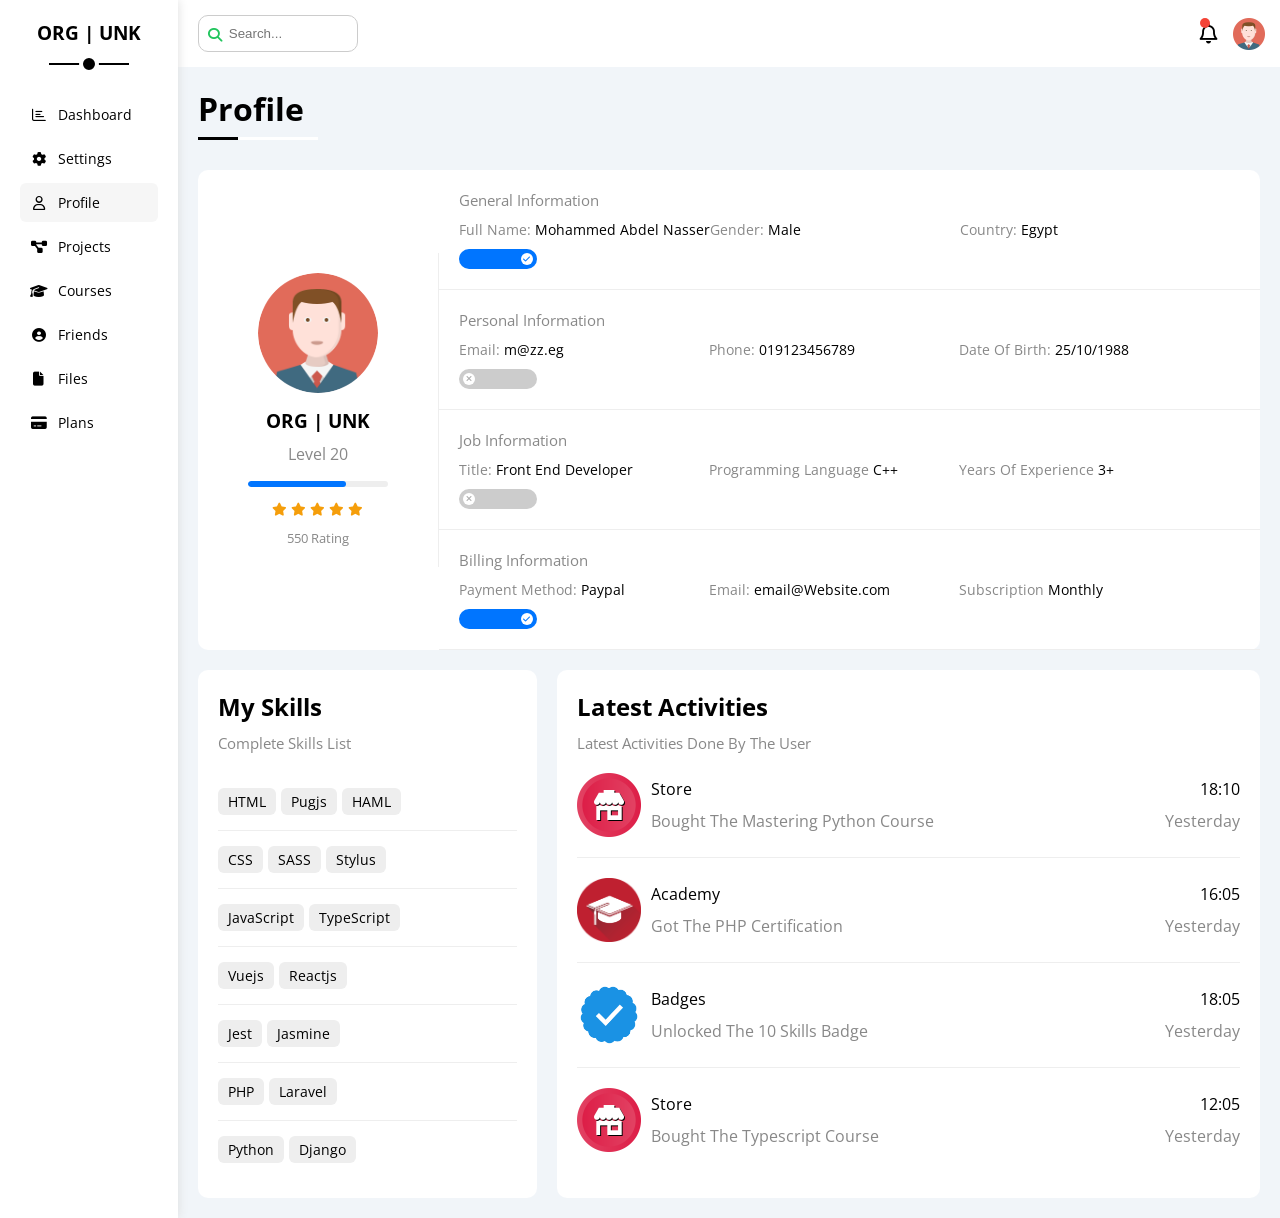
<file: profile.html>
<!doctype html>
<html lang="en">
  <head>
    <meta charset="UTF-8" />
    <meta name="viewport" content="width=device-width, initial-scale=1.0" />
    <link rel="stylesheet" href="css/all.min.css" />
    <link rel="stylesheet" href="css/framework.css" />
    <link rel="stylesheet" href="css/main.css" />
    <link rel="icon" href="imgs/dashboard.png" type="image/png" />
    <title>ORG | UNK => Profile</title>
    <link rel="preconnect" href="https://fonts.googleapis.com" />
    <link rel="preconnect" href="https://fonts.gstatic.com" crossorigin />
    <link
      href="https://fonts.googleapis.com/css2?family=Open+Sans:wght@300;500&display=swap"
      rel="stylesheet"
    />
  </head>

  <body>
    <div class="page d-flex">
      <div class="sidebar bg-white p-20 p-relative">
        <h3 class="p-relative txt-c mt-0">ORG | UNK</h3>
        <ul>
          <li>
            <a
              class="d-flex align-center fs-14 c-black rad-6 p-10"
              href="index.html"
            >
              <i class="fa-regular fa-chart-bar fa-fw"></i>
              <span>Dashboard</span>
            </a>
          </li>
          <li>
            <a
              class="d-flex align-center fs-14 c-black rad-6 p-10"
              href="setting.html"
            >
              <i class="fa-solid fa-gear fa-fw"></i>
              <span>Settings</span>
            </a>
          </li>
          <li>
            <a
              class="active d-flex align-center fs-14 c-black rad-6 p-10"
              href="profile.html"
            >
              <i class="fa-regular fa-user fa-fw"></i>
              <span>Profile</span>
            </a>
          </li>
          <li>
            <a
              class="d-flex align-center fs-14 c-black rad-6 p-10"
              href="projects.html"
            >
              <i class="fa-solid fa-diagram-project fa-fw"></i>
              <span>Projects</span>
            </a>
          </li>
          <li>
            <a
              class="d-flex align-center fs-14 c-black rad-6 p-10"
              href="courses.html"
            >
              <i class="fa-solid fa-graduation-cap fa-fw"></i>
              <span>Courses</span>
            </a>
          </li>
          <li>
            <a
              class="d-flex align-center fs-14 c-black rad-6 p-10"
              href="friends.html"
            >
              <i class="fa-solid fa-circle-user fa-fw"></i>
              <span>Friends</span>
            </a>
          </li>
          <li>
            <a
              class="d-flex align-center fs-14 c-black rad-6 p-10"
              href="files.html"
            >
              <i class="fa-solid fa-file fa-fw"></i>
              <span>Files</span>
            </a>
          </li>
          <li>
            <a
              class="d-flex align-center fs-14 c-black rad-6 p-10"
              href="plans.html"
            >
              <i class="fa-solid fa-credit-card fa-fw"></i>
              <span>Plans</span>
            </a>
          </li>
        </ul>
      </div>
      <div class="content w-full">
        <!--* Head -->
        <div class="head bg-white p-15 between-flex">
          <div class="search p-relative">
            <input class="p-10" type="search" placeholder="Search..." />
          </div>
          <div class="icons d-flex align-center">
            <span class="notification p-relative">
              <i class="fa-regular fa-bell fa-lg"></i>
            </span>
            <img src="imgs/avatar.png" alt="Done" />
          </div>
        </div>
        <h1 class="p-relative">Profile</h1>
        <div class="profile-page m-20">
          <div class="overview bg-white rad-10 d-flex align-center">
            <div class="avatar-box txt-c p-20">
              <img class="rad-half mb-10" src="imgs/avatar.png" alt="" />
              <h3 class="m-0">ORG | UNK</h3>
              <p class="c-grey mt-10">Level 20</p>
              <div class="level rad-6 bg-eee p-relative">
                <span style="width: 70%"></span>
              </div>
              <div class="rating mt-10 mb-10">
                <i class="fa-solid fa-star c-orange fs-13"></i>
                <i class="fa-solid fa-star c-orange fs-13"></i>
                <i class="fa-solid fa-star c-orange fs-13"></i>
                <i class="fa-solid fa-star c-orange fs-13"></i>
                <i class="fa-solid fa-star c-orange fs-13"></i>
              </div>
              <p class="c-grey m-0 fs-13">550 Rating</p>
            </div>
            <div class="info-box w-full txt-c-mobile">
              <!-- Information -->
              <div class="box p-20 d-flex align-center">
                <h4 class="c-grey fs-15 m-0 w-full">General Information</h4>
                <div class="fs-14">
                  <span class="c-grey">Full Name:</span>
                  <span>Mohammed Abdel Nasser</span>
                </div>
                <div class="fs-14">
                  <span class="c-grey">Gender:</span>
                  <span>Male</span>
                </div>
                <div class="fs-14">
                  <span class="c-grey">Country:</span>
                  <span>Egypt</span>
                </div>
                <div class="fs-14">
                  <label>
                    <input class="toggle-checkbox" type="checkbox" checked />
                    <div class="toggle-switch"></div>
                  </label>
                </div>
              </div>
              <!-- Personal -->
              <div class="box p-20 d-flex align-center">
                <h4 class="c-grey fs-15 m-0 w-full">Personal Information</h4>
                <div class="fs-14">
                  <span class="c-grey">Email:</span>
                  <span>m@zz.eg</span>
                </div>
                <div class="fs-14">
                  <span class="c-grey">Phone:</span>
                  <span>019123456789</span>
                </div>
                <div class="fs-14">
                  <span class="c-grey">Date Of Birth:</span>
                  <span>25/10/1988</span>
                </div>
                <div class="fs-14">
                  <label>
                    <input class="toggle-checkbox" type="checkbox" />
                    <div class="toggle-switch"></div>
                  </label>
                </div>
              </div>
              <!-- Job -->
              <div class="box p-20 d-flex align-center">
                <h4 class="c-grey fs-15 m-0 w-full">Job Information</h4>
                <div class="fs-14">
                  <span class="c-grey">Title:</span>
                  <span>Front End Developer</span>
                </div>
                <div class="fs-14">
                  <span class="c-grey">Programming Language</span>
                  <span>C++</span>
                </div>
                <div class="fs-14">
                  <span class="c-grey">Years Of Experience</span>
                  <span>3+</span>
                </div>
                <div class="fs-14">
                  <label>
                    <input class="toggle-checkbox" type="checkbox" />
                    <div class="toggle-switch"></div>
                  </label>
                </div>
              </div>
              <!-- Billing -->
              <div class="box p-20 d-flex align-center">
                <h4 class="c-grey fs-15 m-0 w-full">Billing Information</h4>
                <div class="fs-14">
                  <span class="c-grey">Payment Method:</span>
                  <span>Paypal</span>
                </div>
                <div class="fs-14">
                  <span class="c-grey">Email:</span>
                  <span>email@Website.com</span>
                </div>
                <div class="fs-14">
                  <span class="c-grey">Subscription</span>
                  <span>Monthly</span>
                </div>
                <div class="fs-14">
                  <label>
                    <input class="toggle-checkbox" type="checkbox" checked />
                    <div class="toggle-switch"></div>
                  </label>
                </div>
              </div>
            </div>
          </div>
          <!-- Other Data -->
          <div class="other-data d-flex gap-20">
            <div class="skills-card p-20 bg-white rad-10 mt-20">
              <h2 class="mt-0 mb-10">My Skills</h2>
              <p class="mt-0 mb-20 c-grey fs-15">Complete Skills List</p>
              <ul class="m-0 txt-c-mobile">
                <li><span>HTML</span><span>Pugjs</span><span>HAML</span></li>
                <li><span>CSS</span><span>SASS</span><span>Stylus</span></li>
                <li><span>JavaScript</span><span>TypeScript</span></li>
                <li><span>Vuejs</span><span>Reactjs</span></li>
                <li><span>Jest</span><span>Jasmine</span></li>
                <li><span>PHP</span><span>Laravel</span></li>
                <li><span>Python</span><span>Django</span></li>
              </ul>
            </div>
            <div class="activities p-20 bg-white rad-10 mt-20">
              <h2 class="mt-0 mb-10">Latest Activities</h2>
              <p class="mt-0 mb-20 c-grey fs-15">
                Latest Activities Done By The User
              </p>
              <div class="activity d-flex align-center txt-c-mobile">
                <img src="imgs/activity-01.png" alt="" />
                <div class="info">
                  <span class="d-block mb-10">Store</span>
                  <span class="c-grey">Bought The Mastering Python Course</span>
                </div>
                <div class="date">
                  <span class="d-block mb-10">18:10</span>
                  <span class="c-grey">Yesterday</span>
                </div>
              </div>
              <div class="activity d-flex align-center txt-c-mobile">
                <img src="imgs/activity-02.png" alt="" />
                <div class="info">
                  <span class="d-block mb-10">Academy</span>
                  <span class="c-grey">Got The PHP Certification</span>
                </div>
                <div class="date">
                  <span class="d-block mb-10">16:05</span>
                  <span class="c-grey">Yesterday</span>
                </div>
              </div>
              <div class="activity d-flex align-center txt-c-mobile">
                <img src="imgs/activity-03.png" alt="" />
                <div class="info">
                  <span class="d-block mb-10">Badges</span>
                  <span class="c-grey">Unlocked The 10 Skills Badge</span>
                </div>
                <div class="date">
                  <span class="d-block mb-10">18:05</span>
                  <span class="c-grey">Yesterday</span>
                </div>
              </div>
              <div class="activity d-flex align-center txt-c-mobile">
                <img src="imgs/activity-01.png" alt="" />
                <div class="info">
                  <span class="d-block mb-10">Store</span>
                  <span class="c-grey">Bought The Typescript Course</span>
                </div>
                <div class="date">
                  <span class="d-block mb-10">12:05</span>
                  <span class="c-grey">Yesterday</span>
                </div>
              </div>
            </div>
          </div>
        </div>
      </div>
    </div>
  </body>
</html>
</file>
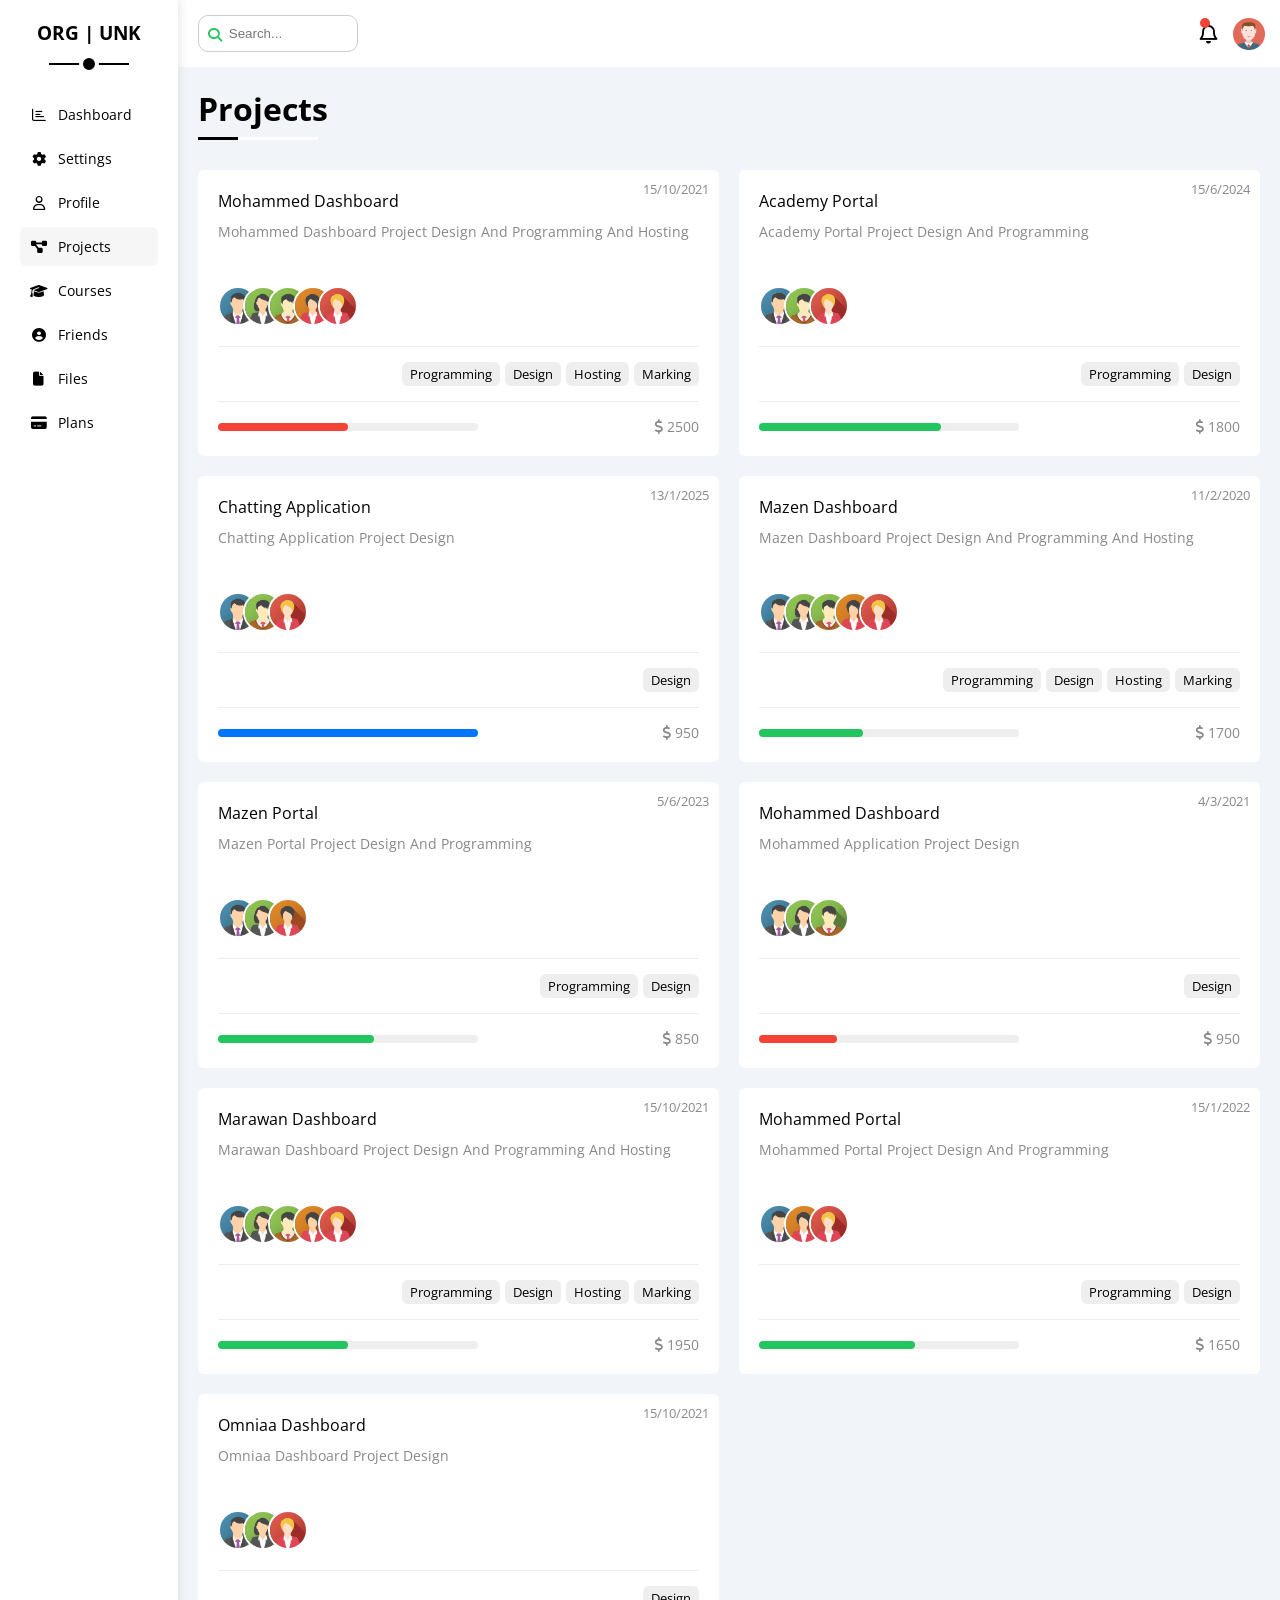
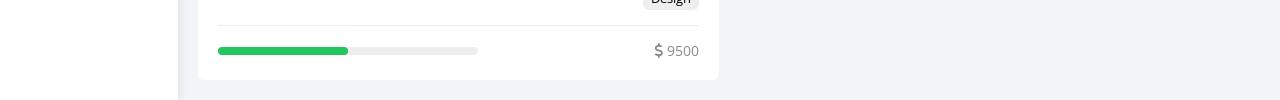
<file: projects.html>
<!doctype html>
<html lang="en">
  <head>
    <meta charset="UTF-8" />
    <meta name="viewport" content="width=device-width, initial-scale=1.0" />
    <link rel="stylesheet" href="css/all.min.css" />
    <link rel="stylesheet" href="css/framework.css" />
    <link rel="icon" href="imgs/dashboard.png" type="image/png" />
    <link rel="stylesheet" href="css/main.css" />
    <title>ORG | UNK => Projects</title>
    <link rel="preconnect" href="https://fonts.googleapis.com" />
    <link rel="preconnect" href="https://fonts.gstatic.com" crossorigin />
    <link
      href="https://fonts.googleapis.com/css2?family=Open+Sans:wght@300;500&display=swap"
      rel="stylesheet"
    />
  </head>

  <body>
    <div class="page d-flex">
      <div class="sidebar bg-white p-20 p-relative">
        <h3 class="p-relative txt-c mt-0">ORG | UNK</h3>
        <ul>
          <li>
            <a
              class="d-flex align-center fs-14 c-black rad-6 p-10"
              href="index.html"
            >
              <i class="fa-regular fa-chart-bar fa-fw"></i>
              <span>Dashboard</span>
            </a>
          </li>
          <li>
            <a
              class="d-flex align-center fs-14 c-black rad-6 p-10"
              href="setting.html"
            >
              <i class="fa-solid fa-gear fa-fw"></i>
              <span>Settings</span>
            </a>
          </li>
          <li>
            <a
              class="d-flex align-center fs-14 c-black rad-6 p-10"
              href="profile.html"
            >
              <i class="fa-regular fa-user fa-fw"></i>
              <span>Profile</span>
            </a>
          </li>
          <li>
            <a
              class="active d-flex align-center fs-14 c-black rad-6 p-10"
              href="projects.html"
            >
              <i class="fa-solid fa-diagram-project fa-fw"></i>
              <span>Projects</span>
            </a>
          </li>
          <li>
            <a
              class="d-flex align-center fs-14 c-black rad-6 p-10"
              href="courses.html"
            >
              <i class="fa-solid fa-graduation-cap fa-fw"></i>
              <span>Courses</span>
            </a>
          </li>
          <li>
            <a
              class="d-flex align-center fs-14 c-black rad-6 p-10"
              href="friends.html"
            >
              <i class="fa-solid fa-circle-user fa-fw"></i>
              <span>Friends</span>
            </a>
          </li>
          <li>
            <a
              class="d-flex align-center fs-14 c-black rad-6 p-10"
              href="files.html"
            >
              <i class="fa-solid fa-file fa-fw"></i>
              <span>Files</span>
            </a>
          </li>
          <li>
            <a
              class="d-flex align-center fs-14 c-black rad-6 p-10"
              href="plans.html"
            >
              <i class="fa-solid fa-credit-card fa-fw"></i>
              <span>Plans</span>
            </a>
          </li>
        </ul>
      </div>
      <div class="content w-full">
        <!--* Head -->
        <div class="head bg-white p-15 between-flex">
          <div class="search p-relative">
            <input class="p-10" type="search" placeholder="Search..." />
          </div>
          <div class="icons d-flex align-center">
            <span class="notification p-relative">
              <i class="fa-regular fa-bell fa-lg"></i>
            </span>
            <img src="imgs/avatar.png" alt="Done" />
          </div>
        </div>
        <h1 class="p-relative">Projects</h1>
        <div class="projects-page d-grid m-20 gap-20">
          <div class="project bg-white p-20 rad-6 p-relative">
            <span class="date fs-13 c-grey">15/10/2021</span>
            <h4 class="m-0">Mohammed Dashboard</h4>
            <p class="c-grey mt-10 mb-10 fs-14">
              Mohammed Dashboard Project Design And Programming And Hosting
            </p>
            <div class="team">
              <a href="#"><img src="imgs/team-01.png" alt="" /></a>
              <a href="#"><img src="imgs/team-02.png" alt="" /></a>
              <a href="#"><img src="imgs/team-03.png" alt="" /></a>
              <a href="#"><img src="imgs/team-04.png" alt="" /></a>
              <a href="#"><img src="imgs/team-05.png" alt="" /></a>
            </div>
            <div class="do d-flex">
              <span class="fs-13 rad-6 bg-eee">Programming</span>
              <span class="fs-13 rad-6 bg-eee">Design</span>
              <span class="fs-13 rad-6 bg-eee">Hosting</span>
              <span class="fs-13 rad-6 bg-eee">Marking</span>
            </div>
            <div class="info between-flex">
              <div class="prog bg-eee">
                <span class="bg-red" style="width: 50%"></span>
              </div>
              <div class="fs-14 c-grey">
                <i class="fa-solid fa-dollar-sign"></i>
                2500
              </div>
            </div>
          </div>
          <div class="project bg-white p-20 rad-6 p-relative">
            <span class="date fs-13 c-grey">15/6/2024</span>
            <h4 class="m-0">Academy Portal</h4>
            <p class="c-grey mt-10 mb-10 fs-14">
              Academy Portal Project Design And Programming
            </p>
            <div class="team">
              <a href="#"><img src="imgs/team-01.png" alt="" /></a>
              <a href="#"><img src="imgs/team-03.png" alt="" /></a>
              <a href="#"><img src="imgs/team-05.png" alt="" /></a>
            </div>
            <div class="do d-flex">
              <span class="fs-13 rad-6 bg-eee">Programming</span>
              <span class="fs-13 rad-6 bg-eee">Design</span>
            </div>
            <div class="info between-flex">
              <div class="prog bg-eee">
                <span class="bg-green" style="width: 70%"></span>
              </div>
              <div class="fs-14 c-grey">
                <i class="fa-solid fa-dollar-sign"></i>
                1800
              </div>
            </div>
          </div>
          <div class="project bg-white p-20 rad-6 p-relative">
            <span class="date fs-13 c-grey">13/1/2025</span>
            <h4 class="m-0">Chatting Application</h4>
            <p class="c-grey mt-10 mb-10 fs-14">
              Chatting Application Project Design
            </p>
            <div class="team">
              <a href="#"><img src="imgs/team-01.png" alt="" /></a>
              <a href="#"><img src="imgs/team-03.png" alt="" /></a>
              <a href="#"><img src="imgs/team-05.png" alt="" /></a>
            </div>
            <div class="do d-flex">
              <span class="fs-13 rad-6 bg-eee">Design</span>
            </div>
            <div class="info between-flex">
              <div class="prog bg-eee">
                <span class="bg-blue" style="width: 100%"></span>
              </div>
              <div class="fs-14 c-grey">
                <i class="fa-solid fa-dollar-sign"></i>
                950
              </div>
            </div>
          </div>
          <div class="project bg-white p-20 rad-6 p-relative">
            <span class="date fs-13 c-grey">11/2/2020</span>
            <h4 class="m-0">Mazen Dashboard</h4>
            <p class="c-grey mt-10 mb-10 fs-14">
              Mazen Dashboard Project Design And Programming And Hosting
            </p>
            <div class="team">
              <a href="#"><img src="imgs/team-01.png" alt="" /></a>
              <a href="#"><img src="imgs/team-02.png" alt="" /></a>
              <a href="#"><img src="imgs/team-03.png" alt="" /></a>
              <a href="#"><img src="imgs/team-04.png" alt="" /></a>
              <a href="#"><img src="imgs/team-05.png" alt="" /></a>
            </div>
            <div class="do d-flex">
              <span class="fs-13 rad-6 bg-eee">Programming</span>
              <span class="fs-13 rad-6 bg-eee">Design</span>
              <span class="fs-13 rad-6 bg-eee">Hosting</span>
              <span class="fs-13 rad-6 bg-eee">Marking</span>
            </div>
            <div class="info between-flex">
              <div class="prog bg-eee">
                <span class="bg-green" style="width: 40%"></span>
              </div>
              <div class="fs-14 c-grey">
                <i class="fa-solid fa-dollar-sign"></i>
                1700
              </div>
            </div>
          </div>
          <div class="project bg-white p-20 rad-6 p-relative">
            <span class="date fs-13 c-grey">5/6/2023</span>
            <h4 class="m-0">Mazen Portal</h4>
            <p class="c-grey mt-10 mb-10 fs-14">
              Mazen Portal Project Design And Programming
            </p>
            <div class="team">
              <a href="#"><img src="imgs/team-01.png" alt="" /></a>
              <a href="#"><img src="imgs/team-02.png" alt="" /></a>
              <a href="#"><img src="imgs/team-04.png" alt="" /></a>
            </div>
            <div class="do d-flex">
              <span class="fs-13 rad-6 bg-eee">Programming</span>
              <span class="fs-13 rad-6 bg-eee">Design</span>
            </div>
            <div class="info between-flex">
              <div class="prog bg-eee">
                <span class="bg-green" style="width: 60%"></span>
              </div>
              <div class="fs-14 c-grey">
                <i class="fa-solid fa-dollar-sign"></i>
                850
              </div>
            </div>
          </div>
          <div class="project bg-white p-20 rad-6 p-relative">
            <span class="date fs-13 c-grey">4/3/2021</span>
            <h4 class="m-0">Mohammed Dashboard</h4>
            <p class="c-grey mt-10 mb-10 fs-14">
              Mohammed Application Project Design
            </p>
            <div class="team">
              <a href="#"><img src="imgs/team-01.png" alt="" /></a>
              <a href="#"><img src="imgs/team-02.png" alt="" /></a>
              <a href="#"><img src="imgs/team-03.png" alt="" /></a>
            </div>
            <div class="do d-flex">
              <span class="fs-13 rad-6 bg-eee">Design</span>
            </div>
            <div class="info between-flex">
              <div class="prog bg-eee">
                <span class="bg-red" style="width: 30%"></span>
              </div>
              <div class="fs-14 c-grey">
                <i class="fa-solid fa-dollar-sign"></i>
                950
              </div>
            </div>
          </div>
          <div class="project bg-white p-20 rad-6 p-relative">
            <span class="date fs-13 c-grey">15/10/2021</span>
            <h4 class="m-0">Marawan Dashboard</h4>
            <p class="c-grey mt-10 mb-10 fs-14">
              Marawan Dashboard Project Design And Programming And Hosting
            </p>
            <div class="team">
              <a href="#"><img src="imgs/team-01.png" alt="" /></a>
              <a href="#"><img src="imgs/team-02.png" alt="" /></a>
              <a href="#"><img src="imgs/team-03.png" alt="" /></a>
              <a href="#"><img src="imgs/team-04.png" alt="" /></a>
              <a href="#"><img src="imgs/team-05.png" alt="" /></a>
            </div>
            <div class="do d-flex">
              <span class="fs-13 rad-6 bg-eee">Programming</span>
              <span class="fs-13 rad-6 bg-eee">Design</span>
              <span class="fs-13 rad-6 bg-eee">Hosting</span>
              <span class="fs-13 rad-6 bg-eee">Marking</span>
            </div>
            <div class="info between-flex">
              <div class="prog bg-eee">
                <span class="bg-green" style="width: 50%"></span>
              </div>
              <div class="fs-14 c-grey">
                <i class="fa-solid fa-dollar-sign"></i>
                1950
              </div>
            </div>
          </div>
          <div class="project bg-white p-20 rad-6 p-relative">
            <span class="date fs-13 c-grey">15/1/2022</span>
            <h4 class="m-0">Mohammed Portal</h4>
            <p class="c-grey mt-10 mb-10 fs-14">
              Mohammed Portal Project Design And Programming
            </p>
            <div class="team">
              <a href="#"><img src="imgs/team-01.png" alt="" /></a>
              <a href="#"><img src="imgs/team-04.png" alt="" /></a>
              <a href="#"><img src="imgs/team-05.png" alt="" /></a>
            </div>
            <div class="do d-flex">
              <span class="fs-13 rad-6 bg-eee">Programming</span>
              <span class="fs-13 rad-6 bg-eee">Design</span>
            </div>
            <div class="info between-flex">
              <div class="prog bg-eee">
                <span class="bg-green" style="width: 60%"></span>
              </div>
              <div class="fs-14 c-grey">
                <i class="fa-solid fa-dollar-sign"></i>
                1650
              </div>
            </div>
          </div>
          <div class="project bg-white p-20 rad-6 p-relative">
            <span class="date fs-13 c-grey">15/10/2021</span>
            <h4 class="m-0">Omniaa Dashboard</h4>
            <p class="c-grey mt-10 mb-10 fs-14">
              Omniaa Dashboard Project Design
            </p>
            <div class="team">
              <a href="#"><img src="imgs/team-01.png" alt="" /></a>
              <a href="#"><img src="imgs/team-02.png" alt="" /></a>
              <a href="#"><img src="imgs/team-05.png" alt="" /></a>
            </div>
            <div class="do d-flex">
              <span class="fs-13 rad-6 bg-eee">Design</span>
            </div>
            <div class="info between-flex">
              <div class="prog bg-eee">
                <span class="bg-green" style="width: 50%"></span>
              </div>
              <div class="fs-14 c-grey">
                <i class="fa-solid fa-dollar-sign"></i>
                9500
              </div>
            </div>
          </div>
        </div>
      </div>
    </div>
  </body>
</html>
</file>
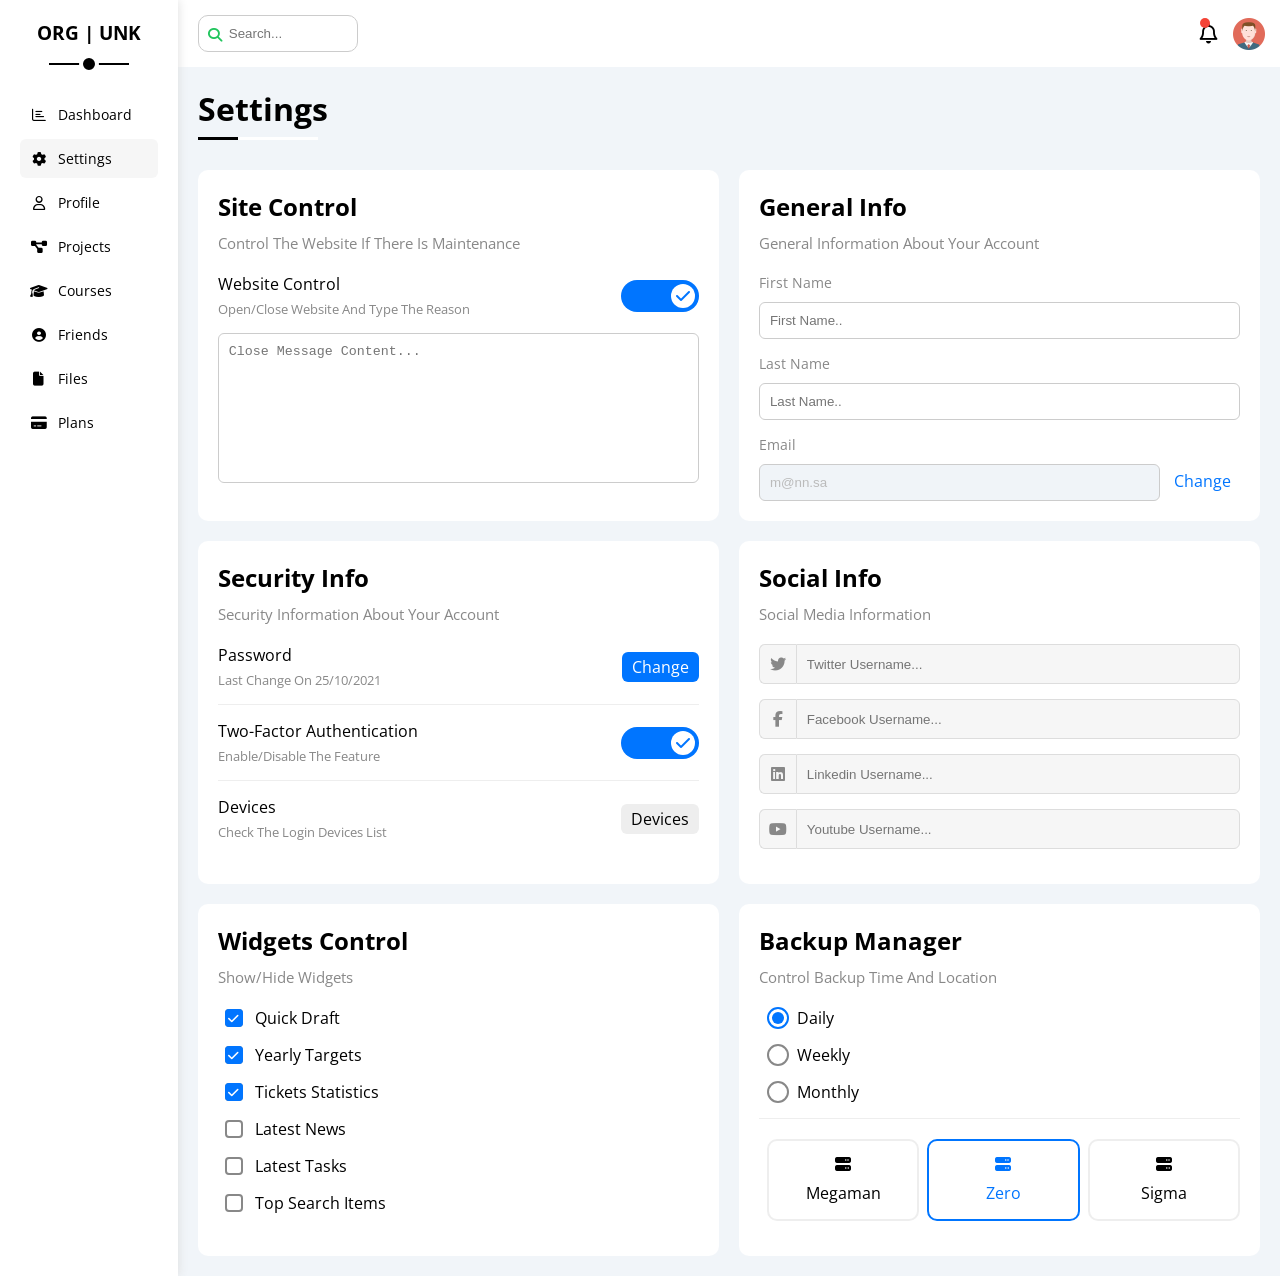
<file: setting.html>
<!doctype html>
<html lang="en">
  <head>
    <meta charset="UTF-8" />
    <meta name="viewport" content="width=device-width, initial-scale=1.0" />
    <link rel="stylesheet" href="css/all.min.css" />
    <link rel="stylesheet" href="css/framework.css" />
    <link rel="stylesheet" href="css/main.css" />
    <title>ORG | UNK => Setting</title>
    <link rel="icon" href="imgs/dashboard.png" type="image/png" />
    <link rel="preconnect" href="https://fonts.googleapis.com" />
    <link rel="preconnect" href="https://fonts.gstatic.com" crossorigin />
    <link
      href="https://fonts.googleapis.com/css2?family=Open+Sans:wght@300;500&display=swap"
      rel="stylesheet"
    />
  </head>

  <body>
    <div class="page d-flex">
      <div class="sidebar bg-white p-20 p-relative">
        <h3 class="p-relative txt-c mt-0">ORG | UNK</h3>
        <ul>
          <li>
            <a
              class="d-flex align-center fs-14 c-black rad-6 p-10"
              href="index.html"
            >
              <i class="fa-regular fa-chart-bar fa-fw"></i>
              <span>Dashboard</span>
            </a>
          </li>
          <li>
            <a
              class="active d-flex align-center fs-14 c-black rad-6 p-10"
              href="setting.html"
            >
              <i class="fa-solid fa-gear fa-fw"></i>
              <span>Settings</span>
            </a>
          </li>
          <li>
            <a
              class="d-flex align-center fs-14 c-black rad-6 p-10"
              href="profile.html"
            >
              <i class="fa-regular fa-user fa-fw"></i>
              <span>Profile</span>
            </a>
          </li>
          <li>
            <a
              class="d-flex align-center fs-14 c-black rad-6 p-10"
              href="projects.html"
            >
              <i class="fa-solid fa-diagram-project fa-fw"></i>
              <span>Projects</span>
            </a>
          </li>
          <li>
            <a
              class="d-flex align-center fs-14 c-black rad-6 p-10"
              href="courses.html"
            >
              <i class="fa-solid fa-graduation-cap fa-fw"></i>
              <span>Courses</span>
            </a>
          </li>
          <li>
            <a
              class="d-flex align-center fs-14 c-black rad-6 p-10"
              href="friends.html"
            >
              <i class="fa-solid fa-circle-user fa-fw"></i>
              <span>Friends</span>
            </a>
          </li>
          <li>
            <a
              class="d-flex align-center fs-14 c-black rad-6 p-10"
              href="files.html"
            >
              <i class="fa-solid fa-file fa-fw"></i>
              <span>Files</span>
            </a>
          </li>
          <li>
            <a
              class="d-flex align-center fs-14 c-black rad-6 p-10"
              href="plans.html"
            >
              <i class="fa-solid fa-credit-card fa-fw"></i>
              <span>Plans</span>
            </a>
          </li>
        </ul>
      </div>
      <div class="content w-full">
        <!--* Head -->
        <div class="head bg-white p-15 between-flex">
          <div class="search p-relative">
            <input class="p-10" type="search" placeholder="Search..." />
          </div>
          <div class="icons d-flex align-center">
            <span class="notification p-relative">
              <i class="fa-regular fa-bell fa-lg"></i>
            </span>
            <img src="imgs/avatar.png" alt="Done" />
          </div>
        </div>
        <h1 class="p-relative">Settings</h1>
        <div class="setting-page m-20 d-grid gap-20">
          <!-- Setting Box -->
          <div class="p-20 bg-white rad-10">
            <h2 class="mt-0 mb-10">Site Control</h2>
            <p class="mt-0 mb-20 c-grey fs-15">
              Control The Website If There Is Maintenance
            </p>
            <div class="mb-15 between-flex">
              <div class="">
                <span>Website Control</span>
                <p class="c-grey mt-5 mb-0 fs-13">
                  Open/Close Website And Type The Reason
                </p>
              </div>
              <div class="">
                <label>
                  <input class="toggle-checkbox" type="checkbox" checked />
                  <div class="toggle-switch"></div>
                </label>
              </div>
            </div>
            <textarea
              class="close-message p-10 rad-6 d-block w-full"
              placeholder="Close Message Content..."
            ></textarea>
          </div>
          <!-- General Information -->
          <div class="p-20 bg-white rad-10">
            <h2 class="mt-0 mb-10">General Info</h2>
            <p class="mt-0 mb-20 c-grey fs-15">
              General Information About Your Account
            </p>
            <div class="mb-15">
              <label for="first" class="fs-14 c-grey d-block mb-10"
                >First Name</label
              >
              <input
                class="b-none border-ccc p-10 rad-6 d-block w-full"
                type="text"
                id="first"
                placeholder="First Name.."
              />
            </div>
            <div class="mb-15">
              <label for="last" class="fs-14 c-grey d-block mb-10"
                >Last Name</label
              >
              <input
                class="b-none border-ccc p-10 rad-6 d-block w-full"
                type="text"
                id="last"
                placeholder="Last Name.."
              />
            </div>
            <div>
              <label for="email" class="fs-14 c-grey d-block mb-10"
                >Email</label
              >
              <input
                class="email b-none border-ccc p-10 rad-6 d-block w-full mr-10"
                type="email"
                id="email"
                value="m@nn.sa"
                disabled
                placeholder="Email.."
              />
              <a class="c-blue" href="#">Change</a>
            </div>
          </div>
          <!-- Setting Box -->
          <div class="p-20 bg-white rad-10">
            <h2 class="mt-0 mb-10">Security Info</h2>
            <p class="mt-0 mb-20 c-grey fs-15">
              Security Information About Your Account
            </p>
            <div class="sec-box mb-15 between-flex">
              <div>
                <span>Password</span>
                <p class="c-grey mt-5 mb-0 fs-13">Last Change On 25/10/2021</p>
              </div>
              <a class="button bg-blue c-white btn-shape" href="#">Change</a>
            </div>
            <div class="sec-box mb-15 between-flex">
              <div>
                <span>Two-Factor Authentication</span>
                <p class="c-grey mt-5 mb-0 fs-13">Enable/Disable The Feature</p>
              </div>
              <label>
                <input type="checkbox" class="toggle-checkbox" checked />
                <div class="toggle-switch"></div>
              </label>
            </div>
            <div class="sec-box between-flex">
              <div>
                <span>Devices</span>
                <p class="c-grey mt-5 mb-0 fs-13">
                  Check The Login Devices List
                </p>
              </div>
              <a class="bg-eee c-black btn-shape" href="#">Devices</a>
            </div>
          </div>
          <!-- Social Info Box -->
          <div class="social-boxes p-20 bg-white rad-10">
            <h2 class="mt-0 mb-10">Social Info</h2>
            <p class="mt-0 mb-20 c-grey fs-15">Social Media Information</p>
            <div class="d-flex align-center mb-15">
              <i class="fa-brands fa-twitter center-flex c-grey"></i>
              <input
                class="w-full"
                type="text"
                placeholder="Twitter Username..."
              />
            </div>
            <div class="d-flex align-center mb-15">
              <i class="fa-brands fa-facebook-f center-flex c-grey"></i>
              <input
                class="w-full"
                type="text"
                placeholder="Facebook Username..."
              />
            </div>
            <div class="d-flex align-center mb-15">
              <i class="fa-brands fa-linkedin center-flex c-grey"></i>
              <input
                class="w-full"
                type="text"
                placeholder="Linkedin Username..."
              />
            </div>
            <div class="d-flex align-center mb-15">
              <i class="fa-brands fa-youtube center-flex c-grey"></i>
              <input
                class="w-full"
                type="text"
                placeholder="Youtube Username..."
              />
            </div>
          </div>
          <!-- Setting Box -->
          <div class="widgets-control p-20 bg-white rad-10">
            <h2 class="mt-0 mb-10">Widgets Control</h2>
            <p class="mt-0 mb-20 c-grey fs-15">Show/Hide Widgets</p>
            <div class="control d-flex align-center mb-15">
              <input type="checkbox" id="one" checked />
              <label for="one">Quick Draft</label>
            </div>
            <div class="control d-flex align-center mb-15">
              <input type="checkbox" id="two" checked />
              <label for="two">Yearly Targets</label>
            </div>
            <div class="control d-flex align-center mb-15">
              <input type="checkbox" id="three" checked />
              <label for="three">Tickets Statistics</label>
            </div>
            <div class="control d-flex align-center mb-15">
              <input type="checkbox" id="four" />
              <label for="four">Latest News</label>
            </div>
            <div class="control d-flex align-center mb-15">
              <input type="checkbox" id="five" />
              <label for="five">Latest Tasks</label>
            </div>
            <div class="control d-flex align-center mb-15">
              <input type="checkbox" id="six" />
              <label for="six">Top Search Items</label>
            </div>
          </div>
          <!-- Setting Box -->
          <div class="backup-control p-20 bg-white rad-10">
            <h2 class="mt-0 mb-10">Backup Manager</h2>
            <p class="mt-0 mb-20 c-grey fs-15">
              Control Backup Time And Location
            </p>
            <div class="date d-flex align-center mb-15">
              <input type="radio" name="time" id="daily" checked />
              <label for="daily">Daily</label>
            </div>
            <div class="date d-flex align-center mb-15">
              <input type="radio" name="time" id="weekly" />
              <label for="weekly">Weekly</label>
            </div>
            <div class="date d-flex align-center mb-15">
              <input type="radio" name="time" id="monthly" />
              <label for="monthly">Monthly</label>
            </div>
            <div class="servers d-flex align-center txt-c">
              <input type="radio" name="servers" id="server-one" />
              <div class="server mb-15 rad-10 w-full">
                <label class="d-block m-15" for="server-one">
                  <i class="fa-solid fa-server d-block mb-10"></i>
                  Megaman
                </label>
              </div>
              <input type="radio" name="servers" id="server-two" checked />
              <div class="server mb-15 rad-10 w-full">
                <label class="d-block m-15" for="server-two">
                  <i class="fa-solid fa-server d-block mb-10"></i>
                  Zero
                </label>
              </div>
              <input type="radio" name="servers" id="server-three" />
              <div class="server mb-15 rad-10 w-full">
                <label class="d-block m-15" for="server-three">
                  <i class="fa-solid fa-server d-block mb-10"></i>
                  Sigma
                </label>
              </div>
            </div>
          </div>
        </div>
      </div>
    </div>
  </body>
</html>
</file>
<file: css/framework.css>
:root {
  --blue-color: #0075ff;
  --blue-alt-color: #0d69d5;
  --orange-color: #f59e0b;
  --green-color: #22c55e;
  --red-color: #f44336;
  --grey-color: #888;
}
/*! Start Box */
.d-flex {
  display: flex;
}
.space-between {
  justify-content: space-between;
}
.align-center {
  align-items: center;
}
.f-wrap {
  flex-wrap: wrap;
}
.d-grid {
  display: grid;
}
.gap-20 {
  gap: 20px;
}
.d-block {
  display: block;
}
@media (max-width: 767px) {
  .block-mobile {
    display: block;
  }
  .hide-mobile {
    display: none;
  }
}
/* Padding + Margin */
.p-10 {
  padding: 10px;
}
.p-15 {
  padding: 15px;
}
.p-20 {
  padding: 20px;
}
.pt-10 {
  padding-top: 10px;
}
.pt-15 {
  padding-top: 15px;
}
.pt-20 {
  padding-top: 20px;
}
.pb-10 {
  padding-bottom: 10px;
}
.pb-15 {
  padding-bottom: 15px;
}
.pb-20 {
  padding-bottom: 20px;
}
.pl-15 {
  padding-left: 15px;
}
.m-0 {
  margin: 0px;
}
.m-15 {
  margin: 15px;
}
.m-20 {
  margin: 20px;
}
.mt-0 {
  margin-top: 0;
}
.mt-5 {
  margin-top: 5px;
}
.mt-10 {
  margin-top: 10px;
}
.mt-15 {
  margin-top: 15px;
}
.mt-20 {
  margin-top: 20px;
}
.mt-25 {
  margin-top: 25px;
}
.mr-10 {
  margin-right: 10px;
}
.mr-15 {
  margin-right: 15px;
}
.mb-0 {
  margin-bottom: 0px;
}
.mb-5 {
  margin-bottom: 5px;
}
.mb-10 {
  margin-bottom: 10px;
}
.mb-15 {
  margin-bottom: 15px;
}
.mb-20 {
  margin-bottom: 20px;
}
.mb-25 {
  margin-bottom: 25px;
}
/* Color */
.bg-white {
  background-color: #fff;
}
.bg-eee {
  background-color: #eee;
}
.bg-blue {
  background-color: var(--blue-color);
}
.bg-orange {
  background-color: var(--orange-color);
}
.bg-green {
  background-color: var(--green-color);
}
.bg-red {
  background-color: var(--red-color);
}
.c-black {
  color: black;
}
.c-white {
  color: white;
}
.c-blue {
  color: var(--blue-color);
}
.c-red {
  color: var(--red-color);
}
.c-orange {
  color: var(--orange-color);
}
.c-green {
  color: var(--green-color);
}
.c-grey {
  color: var(--grey-color);
}
/* Position */
.p-relative {
  position: relative;
}
.p-absolute {
  position: absolute;
}
/* Font */
.txt-c {
  text-align: center;
}
.fs-13 {
  font-size: 13px;
}
.fs-14 {
  font-size: 14px;
}
.fs-15 {
  font-size: 15px;
}
.fs-25 {
  font-size: 25px;
}
.fw-bold {
  font-weight: bold;
}
@media (max-width: 767px) {
  .txt-c-mobile {
    text-align: center;
  }
}
/* Border */
.rad-6 {
  border-radius: 6px;
}
.rad-10 {
  border-radius: 10px;
}
.rad-half {
  border-radius: 50%;
}
.b-none {
  border: none;
}
.border-ccc {
  border: 1px solid #ccc;
}
.border-eee {
  border: 1px solid #eee;
}
/* Sizes */
.w-full {
  width: 100%;
}
.w-fit {
  width: fit-content;
}
.w-100 {
  width: 100px;
}
.h-full {
  height: 100%;
}
.h-100 {
  height: 100px;
}
/* Components */
.center-flex {
  display: flex;
  justify-content: center;
  align-items: center;
}
.between-flex {
  display: flex;
  justify-content: space-between;
  align-items: center;
}
.btn-shape {
  padding: 4px 10px;
  border-radius: 6px;
}
</file>
<file: css/main.css>
:root {
  --blue-color: #0075ff;
  --blue-alt-color: #0d69d5;
  --orange-color: #f59e0b;
  --green-color: #22c55e;
  --red-color: #f44336;
  --grey-color: #888;
}
* {
  box-sizing: border-box;
}
body {
  font-family: "Open Sans", sans-serif;
  margin: 0;
}
*:focus {
  outline: none;
}
a {
  text-decoration: none;
}
ul {
  list-style: none;
  padding: 0;
}
::-webkit-scrollbar {
  width: 15px;
}
::-webkit-scrollbar-track {
  background-color: white;
}
::-webkit-scrollbar-thumb {
  background-color: var(--blue-color);
}
::-webkit-scrollbar-thumb:hover {
  background-color: var(--blue-alt-color);
}
.page {
  min-height: 100vh;
  background-color: #f1f5f9;
}
/*! SideBar */
.sidebar {
  width: 200px;
  box-shadow: 0 0 10px #ddd;
}
.sidebar > h3 {
  margin-bottom: 50px;
}
.sidebar > h3::before,
.sidebar > h3::after {
  content: "";
  background-color: black;
  transform: translateX(-50%);
  position: absolute;
  left: 50%;
}
.sidebar > h3::before {
  content: "";
  width: 80px;
  height: 2px;
  bottom: -20px;
}
.sidebar > h3::after {
  content: "";
  bottom: -29px;
  width: 12px;
  height: 12px;
  border-radius: 50%;
  border: 4px solid white;
}
.sidebar ul li a {
  transition: 0.3s;
  margin-bottom: 5px;
}
.sidebar ul li a:hover,
.sidebar ul li a.active {
  background-color: #f6f6f6;
}
.sidebar ul li a span {
  font-size: 14px;
  margin-left: 10px;
}
@media (max-width: 767px) {
  .sidebar {
    width: 58px;
    padding: 10px;
  }
  .sidebar > h3 {
    font-size: 13px;
    margin-bottom: 15px;
  }
  .sidebar > h3::before,
  .sidebar > h3::after {
    display: none;
  }
  .sidebar > h3::before {
    width: 80px;
    height: 2px;
    bottom: -20px;
  }
  .sidebar > h3::after {
    bottom: -29px;
    width: 12px;
    height: 12px;
    border-radius: 50%;
    border: 4px solid white;
  }
  .sidebar ul li a span {
    display: none;
  }
}
/* Content */
.content {
  overflow: hidden;
}
.head .search::before {
  content: "\f002";
  font-family: var(--fa-style-family-classic);
  font-weight: 900;
  position: absolute;
  left: 15px;
  top: 50%;
  transform: translateY(-50%);
  font-size: 14px;
  color: var(--green-color);
}
.head .search input {
  border: 1px solid #ccc;
  border-radius: 10px;
  margin-left: 5px;
  padding-left: 30px;
  width: 160px;
  transition: width 0.3s;
}
.head .search input:focus {
  width: 200px;
}
.head .search input:focus::placeholder {
  opacity: 0;
}
.head .icons .notification::before {
  content: "";
  position: absolute;
  width: 10px;
  height: 10px;
  background-color: var(--red-color);
  border-radius: 50%;
  top: -5px;
  right: -5pxx;
}
.head .icons img {
  width: 32px;
  height: 32px;
  margin-left: 15px;
}
.page h1 {
  margin: 20px 20px 40px;
}
.page h1::before,
.page h1::after {
  content: "";
  height: 3px;
  position: absolute;
  bottom: -10px;
  left: 0;
}
.page h1::before {
  background-color: white;
  width: 120px;
}
.page h1::after {
  background-color: black;
  width: 40px;
}
.wrapper {
  grid-template-columns: repeat(auto-fill, minmax(450px, 1fr));
  margin: 0px 20px 20px 20px;
}
@media (max-width: 767px) {
  .wrapper {
    grid-template-columns: minmax(200px, 1fr);
    margin: 0 10px;
    gap: 10px;
  }
}
/* Welcome Widget */
.welcome {
  overflow: hidden;
}
.welcome .intro img {
  width: 200px;
  margin-bottom: -10px;
}
.welcome .avatar {
  width: 64px;
  height: 64px;
  border: 2px solid white;
  border-radius: 50%;
  padding: 2px;
  box-shadow: 0 0 5px #ddd;
  margin-left: 20px;
  margin-top: -32px;
}
.welcome .body {
  border-top: 1px solid#eee;
  border-bottom: 1px solid #eee;
}
.welcome .body > div {
  flex: 1;
}
.welcome .visit {
  margin: 0 15px 15px auto;
  transition: 0.3s;
}
.welcome .visit:hover {
  background-color: var(--blue-alt-color);
}
@media (max-width: 767px) {
  .welcome .intro {
    padding-bottom: 30px;
  }
  .welcome .avatar {
    margin-left: 0;
  }
  .welcome .body > div:not(:last-child) {
    margin-bottom: 20px;
  }
}
.quick-draft {
  border: 1px solid #eee;
  border-radius: 6px;
}
.quick-draft textarea {
  min-height: 180px;
  resize: none;
}
.quick-draft .save {
  margin-left: auto;
  transition: 0.3s;
  cursor: pointer;
}
.quick-draft .save:hover {
  background-color: var(--blue-alt-color);
}
/* Targets */
.targets .target-row .icon {
  width: 80px;
  height: 80px;
  margin-right: 15px;
}
.targets .details {
  flex: 1;
}
.targets .details .progress {
  height: 4px;
}
.targets .details .progress > span {
  position: absolute;
  left: 0;
  top: 0;
  height: 100%;
}
.targets .details .progress > span span {
  position: absolute;
  bottom: 16px;
  right: -16px;
  color: white;
  padding: 2px 5px;
  border-radius: 6px;
  font-size: 13px;
}
.targets .details .progress > span span::after {
  content: "";
  border-color: transparent;
  border-width: 5px;
  border-style: solid;
  position: absolute;
  bottom: -10px;
  border-top-color: var(--blue-color);
  left: 50%;
  transform: translateX(-50%);
}
.targets .details .progress > .blue span::after {
  border-top-color: var(--blue-color);
}
.targets .details .progress > .orange span::after {
  border-top-color: var(--orange-color);
}
.targets .details .progress > .green span::after {
  border-top-color: var(--green-color);
}
.blue .icon,
.blue .progress {
  background-color: rgb(0 117 225 / 20%);
}
.orange .icon,
.orange .progress {
  background-color: rgb(245 158 11 / 20%);
}
.green .icon,
.green .progress {
  background-color: rgb(34 197 94 / 20%);
}
/* Tickets */
.ticket .box {
  width: calc(50% - 10px);
  border: 1px solid #ccc;
}
@media (max-width: 767px) {
  .ticket .box {
    width: 100%;
  }
}
/* Latest News */
.latest-news .news-row:not(:last-of-type) {
  margin-bottom: 20px;
  padding-bottom: 20px;
  border-bottom: 1px solid #eee;
}
.latest-news .news-row img {
  width: 100px;
  border-radius: 6px;
  margin-right: 15px;
}
.latest-news .info {
  flex-grow: 1;
}
.latest-news .info h3 {
  margin: 0 0 6px;
  font-size: 16px;
}
@media (max-width: 767px) {
  .latest-news .news-row {
    display: block;
  }
  .latest-news .news-row .label {
    margin: 10px auto;
    width: 100%;
  }
}
/* Tasks */
.tasks .task-row:not(:last-of-type) {
  margin-bottom: 15px;
  padding-bottom: 15px;
  border-bottom: 1px solid #eee;
}
.tasks .info {
  flex-grow: 1;
}
.tasks .done {
  opacity: 0.3;
}
.tasks .done h3,
.tasks .done p {
  text-decoration: line-through;
}
.tasks .delete {
  cursor: pointer;
  transition: 0.3s;
}
.tasks .delete:hover {
  color: var(--red-color);
}
/* Latest Uploads */
.latest-uploads .upload-row:not(:last-of-type) {
  margin-bottom: 20px;
  padding-bottom: 20px;
  border-bottom: 1px solid #eee;
}
.latest-uploads .upload-row img {
  width: 100px;
  border-radius: 6px;
  margin-right: 15px;
}
.latest-uploads ul li:not(:last-child) {
  border-bottom: 1px solid #eee;
}
.latest-uploads ul li img {
  width: 40px;
  height: 40px;
}
/* Last Project */
.last-project ul::before {
  content: "";
  position: absolute;
  left: 11px;
  width: 2px;
  height: 100%;
  background-color: var(--blue-color);
}
.last-project ul li::before {
  content: "";
  width: 20px;
  height: 20px;
  display: block;
  border-radius: 50%;
  background-color: white;
  border: 2px solid white;
  outline: 2px solid var(--blue-color);
  margin-right: 15px;
  z-index: 1;
}
.last-project ul li.done::before {
  background-color: var(--blue-color);
}
.last-project ul li.current::before {
  animation: change-color 0.8s infinite alternate;
}
.last-project .launch-icon {
  position: absolute;
  width: 160px;
  right: 0;
  bottom: 0;
  opacity: 0.1;
}
/* Reminders */
.reminders ul li .key {
  width: 15px;
  height: 15px;
}
.reminders ul li > .blue {
  border-left: 2px solid var(--blue-color);
}
.reminders ul li > .green {
  border-left: 2px solid var(--green-color);
}
.reminders ul li > .orange {
  border-left: 2px solid var(--orange-color);
}
.reminders ul li > .red {
  border-left: 2px solid var(--red-color);
}
/* Latest Post */
.latest-post .avatar {
  width: 48px;
  height: 48px;
}
.latest-post .post-content {
  text-transform: capitalize;
  line-height: 1.8;
  border-top: 1px solid #eee;
  border-bottom: 1px solid #eee;
  min-height: 140px;
}
/* Social Media */
.social-media .box {
  padding-left: 70px;
}
.social-media .box i {
  position: absolute;
  left: 0;
  top: 0;
  width: 52px;
  transition: 0.3s;
}
.social-media .box i:hover {
  transform: rotate(5deg);
}
.social-media .twitter {
  background-color: rgb(29 161 242 / 20%);
  color: #1da1f2;
}
.social-media .twitter i,
.social-media .twitter a {
  background-color: #1da1f2;
}
.social-media .facebook {
  background-color: rgb(24 119 242 / 20%);
  color: #1da1f2;
}
.social-media .facebook i,
.social-media .facebook a {
  background-color: #1877f2;
}
.social-media .youtube {
  background-color: rgb(255 0 0 / 20%);
  color: #ff0000;
}
.social-media .youtube i,
.social-media .youtube a {
  background-color: #ff0000;
}
.social-media .linkedin {
  background-color: rgb(0 119 181 / 20%);
  color: #0077b5;
}
.social-media .linkedin i,
.social-media .linkedin a {
  background-color: #0077b5;
}
/* Projects Table */
.projects .responsive-table {
  overflow-x: auto;
}
.projects table {
  min-width: 1000px;
  border-spacing: 0;
}
.projects thead td {
  background-color: #eee;
  font-weight: bold;
}
.projects table td {
  padding: 15px;
}
.projects tbody td {
  border-bottom: 1px solid #eee;
  border-left: 1px solid #eee;
  transition: 0.3s;
}
.projects table tbody tr td:last-child {
  border-right: 1px solid #eee;
}
.projects tbody tr:hover td {
  background-color: #faf7f7;
}
.projects table img {
  width: 32px;
  height: 32px;
  border-radius: 50%;
  padding: 2px;
  background-color: white;
}
.projects table img:not(:first-child) {
  margin-left: -20px;
}
.projects table .label {
  font-size: 13px;
}
/* Setting */
.setting-page {
  grid-template-columns: repeat(auto-fill, minmax(500px, 1fr));
}
@media (max-width: 767px) {
  .setting-page {
    grid-template-columns: repeat(auto-fill, minmax(100px, 1fr));
    margin: 0 10px;
    gap: 10px;
  }
}
.setting-page .close-message {
  border: 1px solid #ccc;
  resize: none;
  min-height: 150px;
}
.setting-page .social-boxes i {
  width: 40px;
  height: 40px;
  background-color: #f6f6f6;
  border: 1px solid #ddd;
  border-right: none;
  border-radius: 6px 0 0 6px;
  transition: 0.3s;
}
.setting-page .social-boxes input {
  height: 40px;
  background-color: #f6f6f6;
  border: 1px solid #ddd;
  padding-left: 10px;
  border-radius: 0 6px 6px 0;
}
.setting-page .social-boxes > div:focus-within i {
  color: black;
}
.setting-page .email {
  display: inline-flex;
  width: calc(100% - 80px);
}
.setting-page .sec-box {
  padding-bottom: 15px;
}
.setting-page .sec-box:not(:last-of-type) {
  border-bottom: 1px solid #eee;
}
.setting-page .sec-box .button {
  transition: 0.3s;
}
.setting-page .sec-box .button:hover {
  background-color: var(--blue-alt-color);
}
.widgets-control .control input[type="checkbox"] {
  -webkit-appearance: none;
  appearance: none;
}
.widgets-control .control label {
  padding-left: 30px;
  cursor: pointer;
  position: relative;
}
.widgets-control .control label::before {
  content: "";
  position: absolute;
  left: 0;
  top: 50%;
  width: 14px;
  height: 14px;
  border: 2px solid var(--grey-color);
  margin-top: -9px;
  border-radius: 4px;
}
.widgets-control .control label:hover::before {
  border-color: var(--blue-alt-color);
}
.widgets-control .control label::after {
  content: "\f00c";
  font-family: var(--fa-style-family-classic);
  font-weight: 900;
  position: absolute;
  left: 0;
  top: 50%;
  margin-top: -9px;
  background-color: var(--blue-color);
  color: white;
  font-size: 12px;
  width: 18px;
  border-radius: 4px;
  height: 18px;
  display: flex;
  align-items: center;
  justify-content: center;
  transform: scale(0) rotate(1turn);
  transition: 0.3s;
}
.widgets-control .control input[type="checkbox"]:checked + label:after {
  transform: scale(1);
}
.backup-control input[type="radio"] {
  -webkit-appearance: none;
  appearance: none;
}
.backup-control .date label {
  padding-left: 30px;
  cursor: pointer;
  position: relative;
}
.backup-control .date label::before {
  content: "";
  position: absolute;
  top: 50%;
  left: 0;
  margin-top: -11px;
  width: 18px;
  height: 18px;
  border: 2px solid var(--grey-color);
  border-radius: 50%;
}
.backup-control .date label::after {
  content: "";
  position: absolute;
  left: 5px;
  top: 5px;
  width: 12px;
  height: 12px;
  background-color: var(--blue-color);
  border-radius: 50%;
  transition: 0.23s;
  transform: scale(0);
}
.backup-control .date input[type="radio"]:checked + label::before {
  border-color: var(--blue-color);
}
.backup-control .date input[type="radio"]:checked + label::after {
  transform: scale(1);
}
.backup-control .servers {
  border-top: 1px solid #eee;
  padding-top: 20px;
}
@media (max-width: 767px) {
  .backup-control .servers {
    flex-wrap: wrap;
  }
}
.backup-control .servers .server {
  border: 2px solid #eee;
  position: relative;
}
.backup-control .servers .server label {
  cursor: pointer;
}
.backup-control .servers input[type="radio"]:checked + .server {
  border-color: var(--blue-color);
  color: var(--blue-color);
}
.toggle-switch {
  background-color: #ccc;
  width: 78px;
  height: 32px;
  border-radius: 16px;
  position: relative;
  transition: 0.3s;
  cursor: pointer;
}
.toggle-switch::before {
  content: "\f00d";
  font-family: var(--fa-style-family-classic);
  font-weight: 900;
  background-color: white;
  width: 24px;
  height: 24px;
  position: absolute;
  border-radius: 50%;
  top: 4px;
  left: 4px;
  display: flex;
  align-items: center;
  justify-content: center;
  color: #aaa;
  transition: 0.3s;
}
.toggle-checkbox {
  -webkit-appearance: none;
  appearance: none;
  display: none;
}
.toggle-checkbox:checked + .toggle-switch {
  background-color: var(--blue-color);
}
.toggle-checkbox:checked + .toggle-switch:before {
  content: "\f00c";
  left: 50px;
  color: var(--blue-color);
}
.setting-page :disabled {
  cursor: no-drop;
  background-color: #f0f4f8;
  color: #bbb;
}
/* Profile */
@media (max-width: 767px) {
  .profile-page .overview {
    flex-direction: column;
  }
}
.profile-page .avatar-box {
  width: 300px;
}
@media (min-width: 768px) {
  .profile-page .avatar-box {
    border-right: 1px solid #eee;
  }
}
.profile-page .avatar-box > img {
  width: 120px;
  height: 120px;
}
.profile-page .avatar-box .level {
  height: 6px;
  overflow: hidden;
  margin: auto;
  width: 70%;
}
.profile-page .avatar-box .level span {
  position: absolute;
  left: 0;
  top: 0;
  height: 100%;
  background-color: var(--blue-color);
  border-radius: 6px;
}
.profile-page .info-box .box {
  flex-wrap: wrap;
  border-bottom: 1px solid #eee;
  transform: 0.3s;
}
.profile-page .info-box .box:hover {
  background-color: #f9f9f9;
}
.profile-page .info-box .box > div {
  min-width: 250px;
  padding: 10px 0 0;
}
.profile-page .info-box h4 {
  font-weight: normal;
}
.profile-page .info-box .toggle-switch {
  height: 20px;
}
@media (max-width: 767px) {
  .profile-page .info-box .toggle-switch {
    margin: auto;
  }
}
.profile-page .info-box .toggle-switch::before {
  width: 12px;
  height: 12px;
  font-size: 8px;
}
.profile-page .info-box .toggle-checkbox:checked + .toggle-switch::before {
  left: 62px;
}
@media (max-width: 767px) {
  .profile-page .other-data {
    flex-direction: column;
  }
}
.profile-page .skills-card {
  flex-grow: 1;
}
.profile-page .skills-card ul li {
  padding: 15px 0;
}
.profile-page .skills-card ul li:not(:last-child) {
  border-bottom: 1px solid #eee;
}
.profile-page .skills-card ul li span {
  display: inline-flex;
  padding: 4px 10px;
  background-color: #eee;
  border-radius: 6px;
  font-size: 14px;
}
.profile-page .skills-card ul li span:not(:last-child) {
  margin-right: 5px;
}
.profile-page .activities {
  flex-grow: 2;
}
.profile-page .activity:not(:last-of-type) {
  border-bottom: 1px solid #eee;
  padding-bottom: 20px;
  margin-bottom: 20px;
}
.profile-page .activity img {
  width: 64px;
  height: 64px;
  margin-right: 10px;
}
@media (min-width: 768px) {
  .profile-page .activity .date {
    margin-left: auto;
    text-align: right;
  }
}
@media (max-width: 767px) {
  .profile-page .activity {
    flex-direction: column;
  }
  .profile-page .activity img {
    margin-right: 0;
    margin-bottom: 15px;
  }
  .profile-page .activity .date {
    margin-top: 15px;
  }
}
/* Projects */
.projects-page {
  grid-template-columns: repeat(auto-fill, minmax(500px, 1fr));
}
@media (max-width: 767px) {
  .projects-page {
    grid-template-columns: minmax(200px, 1fr);
    margin: 0 10px;
    gap: 10px;
  }
}
.projects-page .project .date {
  position: absolute;
  right: 10px;
  top: 10px;
}
.projects-page .project h4 {
  font-weight: normal;
}
.projects-page .project .team {
  position: relative;
  min-height: 80px;
}
.projects-page .project .team a {
  position: absolute;
  left: 0;
  bottom: 0;
}
.projects-page .project .team a:nth-child(2) {
  left: 25px;
}
.projects-page .project .team a:nth-child(3) {
  left: 50px;
}
.projects-page .project .team a:nth-child(4) {
  left: 75px;
}
.projects-page .project .team a:nth-child(5) {
  left: 100px;
}
.projects-page .project .team a:hover {
  z-index: 10;
}
.projects-page .project .team img {
  width: 40px;
  height: 40px;
  border-radius: 50%;
  border: 2px solid white;
}
.projects-page .project .do {
  justify-content: flex-end;
  border-top: 1px solid #eee;
  padding-top: 15px;
  margin-top: 15px;
}
@media (max-width: 767px) {
  .projects-page .project .do {
    flex-direction: column;
  }
}
.projects-page .project .do span {
  padding: 3px 8px;
  margin-left: 5px;
  width: fit-content;
}
@media (max-width: 767px) {
  .projects-page .project .do span:not(:last-child) {
    margin-bottom: 15px;
  }
}
.projects-page .project .info {
  border-top: 1px solid #eee;
  margin-top: 15px;
  padding-top: 15px;
}
@media (max-width: 767px) {
  .projects-page .project .info {
    flex-direction: column;
  }
}
.projects-page .project .prog {
  height: 8px;
  width: 260px;
  position: relative;
  border-radius: 6px;
}
@media (max-width: 767px) {
  .projects-page .project .prog {
    margin-bottom: 15px;
  }
}
.projects-page .project .prog span {
  position: absolute;
  left: 0;
  top: 0;
  height: 100%;
  border-radius: 6px;
}
/* Courses */
.courses-page {
  grid-template-columns: repeat(auto-fill, minmax(300px, 1fr));
}
@media (max-width: 767px) {
  .courses-page {
    grid-template-columns: minmax(200px, 1fr);
    margin: 0 10px;
    gap: 10px;
  }
}
.courses-page .course {
  overflow: hidden;
}
.courses-page .course .cover {
  max-width: 100%;
}
.courses-page .course .instructor {
  position: absolute;
  width: 64px;
  height: 64px;
  border-radius: 50%;
  top: 20px;
  left: 20px;
  border: 2px solid white;
}
.courses-page .course .info .description {
  line-height: 1.6;
}
.courses-page .course .info {
  border-top: 1px solid #eee;
  font-size: 13px;
}
.courses-page .course .info .title {
  position: absolute;
  top: -13px;
  left: 50%;
  transform: translateX(-50%);
  font-size: 13px;
  height: 27px;
}
/* Friends */
.friends-page {
  grid-template-columns: repeat(auto-fill, minmax(300px, 1fr));
}
@media (max-width: 767px) {
  .friends-page {
    grid-template-columns: minmax(200px, 1fr);
    margin: 0 10px;
    gap: 10px;
  }
}
.friends-page .contact {
  position: absolute;
  left: 10px;
  top: 10px;
}
.friends-page .contact i {
  background-color: #eee;
  padding: 10px;
  border-radius: 50%;
  color: #666;
  font-size: 13px;
  cursor: pointer;
  transition: 0.3s;
}
.friends-page .contact i:hover {
  background-color: var(--blue-color);
  color: white;
}
.friends-page .friend .icons {
  border-top: 1px solid #eee;
  border-bottom: 1px solid #eee;
  margin: 15px 0;
  padding: 15px 0;
}
.friends-page .friend .icons i {
  margin-right: 5px;
}
.friends-page .friend .icons .vip {
  position: absolute;
  right: 0;
  top: 50%;
  transform: translateY(-50%);
  font-size: 40px;
  opacity: 0.2;
}
/* Files */
.files-page {
  flex-direction: row-reverse;
  align-items: flex-start;
}
@media (max-width: 767px) {
  .files-page {
    flex-direction: column;
    align-items: normal;
  }
}
.files-page .files-stats {
  min-width: 260px;
}
.files-page .files-stats .icon {
  width: 40px;
  height: 40px;
  margin-right: 10px;
}
.files-page .files-stats .size {
  margin-left: auto;
}
.files-page .files-stats .blue {
  background-color: rgb(0 117 255 / 20%);
}
.files-page .files-stats .green {
  background-color: rgb(34 197 94 / 20%);
}
.files-page .files-stats .red {
  background-color: rgb(244 67 54 / 20%);
}
.files-page .files-stats .orange {
  background-color: rgb(245 158 11 / 20%);
}
.files-page .files-stats .upload {
  margin: 15px auto 0px;
  padding: 10px 15px;
  transition: 0.3s;
}
.files-page .files-stats .upload:hover {
  background-color: var(--blue-alt-color);
}
.files-page .files-stats .upload:hover i {
  animation: go-up 0.8s infinite;
}
.files-page .files-content {
  flex: 1;
  grid-template-columns: repeat(auto-fill, minmax(200px, 1fr));
}
.files-page .files-content img {
  width: 64px;
  height: 64px;
  transition: 0.3s;
}
.files-page .files-content .file:hover img {
  transform: rotate(5deg);
}
.files-page .files-content .info {
  border-top: 1px solid #eee;
}
/* Plans */
.plans-page {
  grid-template-columns: repeat(auto-fill, minmax(450px, 1fr));
}
@media (max-width: 767px) {
  .plans-page {
    grid-template-columns: minmax(250px, 1fr);
    margin: 0 10px;
    gap: 10px;
  }
}
.plans-page .plan .top {
  border: 3px solid white;
  outline: 3px solid transparent;
}
.plans-page .plan.green .top {
  outline-color: var(--green-color);
}
.plans-page .plan.blue .top {
  outline-color: var(--blue-color);
}
.plans-page .plan.orange .top {
  outline-color: var(--orange-color);
}
.plans-page .plan .price {
  position: relative;
  font-size: 40px;
  width: fit-content;
  margin: auto;
}
.plans-page .plan .price span {
  position: absolute;
  left: -20px;
  top: 0;
  font-size: 25px;
}
.plans-page .plan ul li {
  padding: 15px 0;
  display: flex;
  align-items: center;
  font-size: 15px;
  border-bottom: 1px solid #eee;
}
.plans-page .plan ul li .yes {
  color: var(--green-color);
}
.plans-page .plan ul li i:not(.yes, .help) {
  color: var(--red-color);
}
.plans-page .plan ul li i:first-child {
  font-size: 18px;
  margin-right: 5px;
}
.plans-page .plan ul li .help {
  color: var(--grey-color);
  margin-left: auto;
  cursor: pointer;
}
/* Animation */
@keyframes change-color {
  from {
    background-color: var(--blue-color);
  }
  to {
    background-color: white;
  }
}
@keyframes go-up {
  0%,
  100% {
    transform: translateY(0);
  }
  50% {
    transform: translateY(-5px);
  }
}

/* Finish */
</file>
